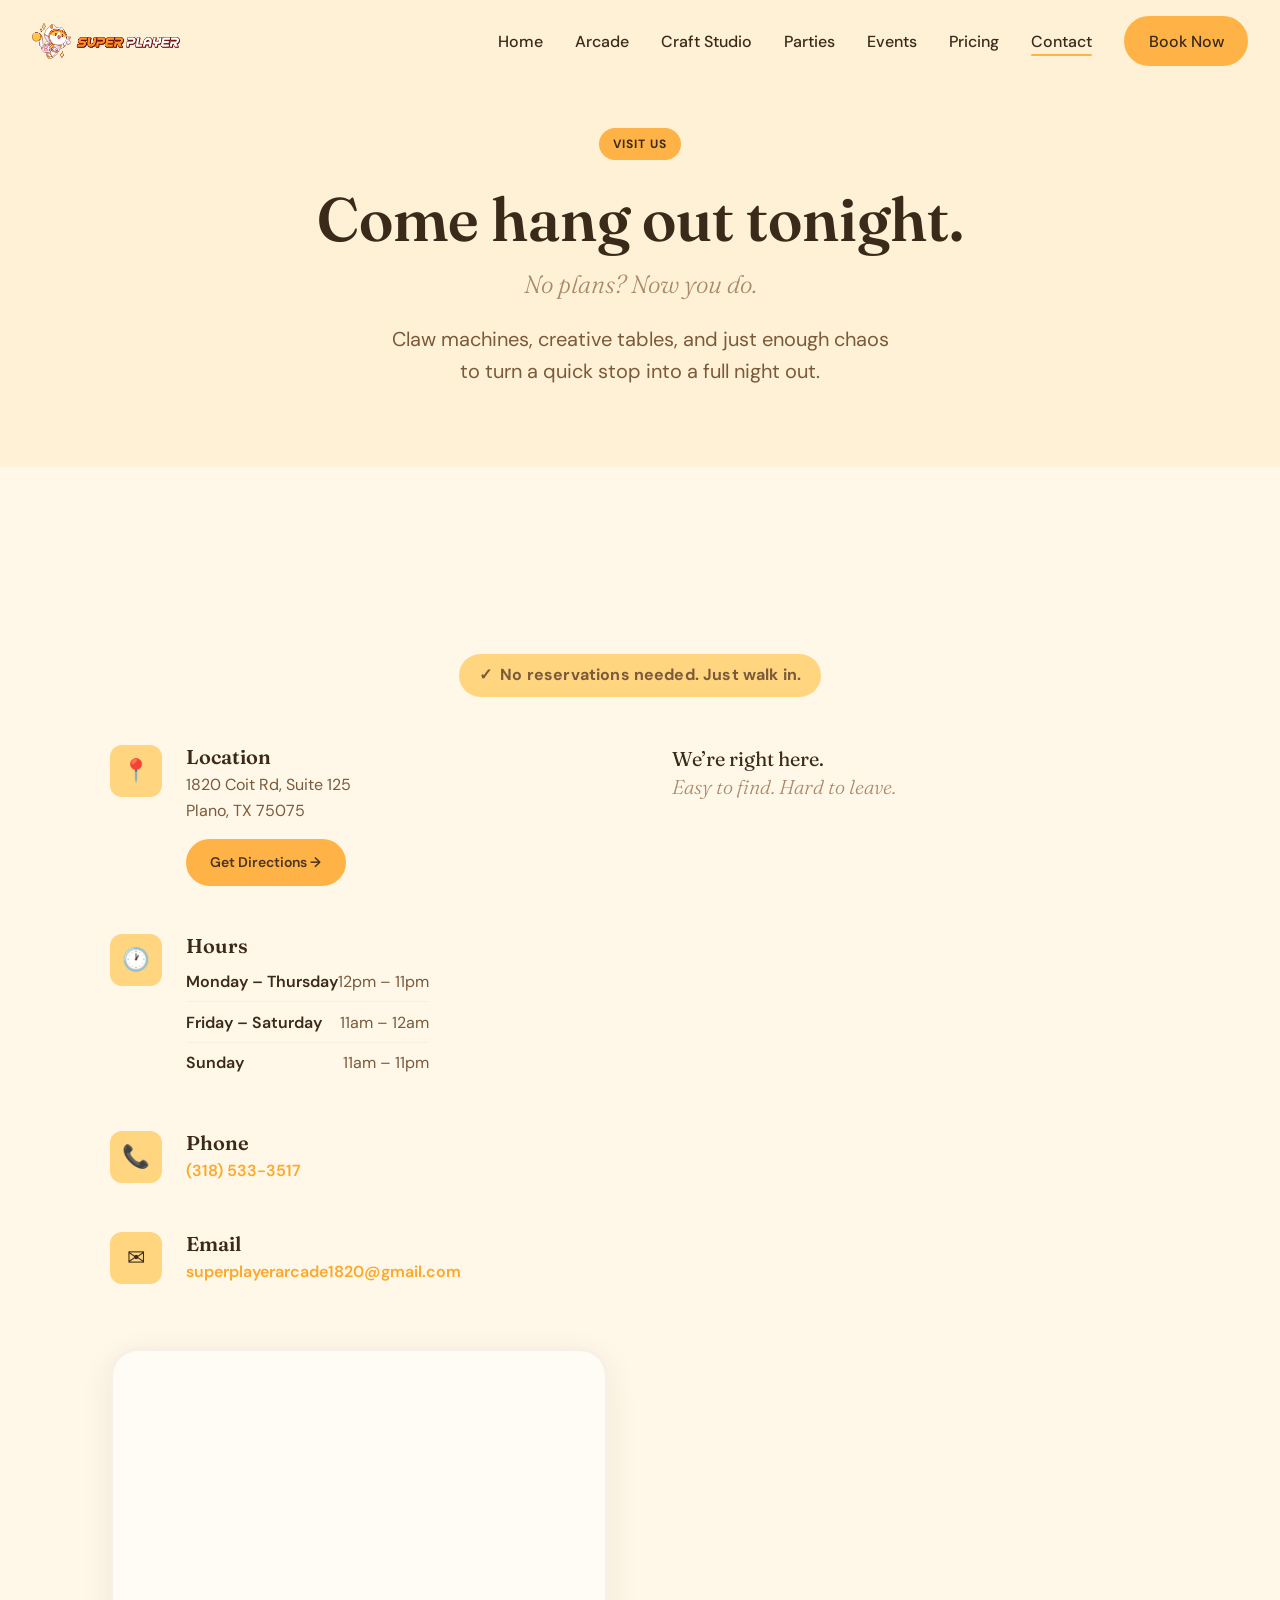
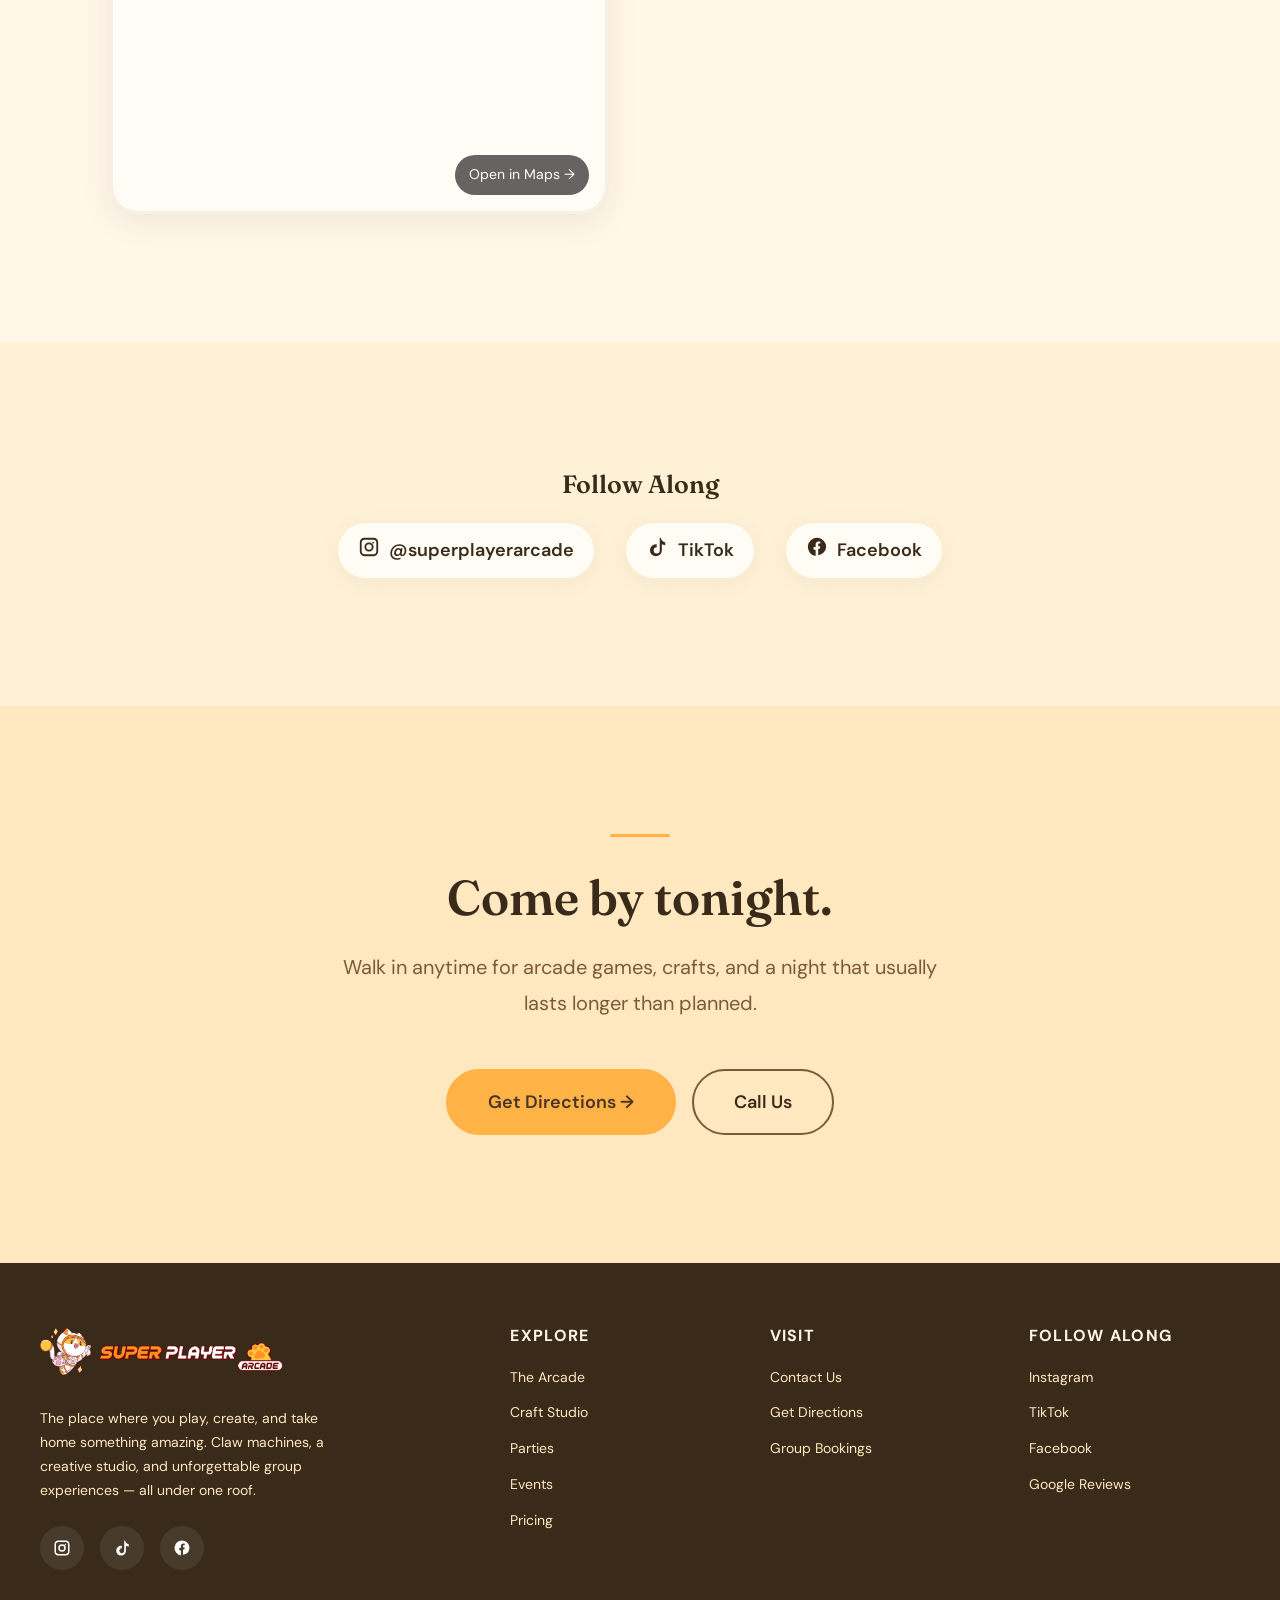
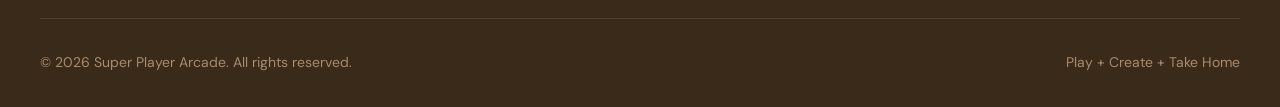
<file: contact.html>
<!DOCTYPE html>
<html lang="en">
<head>
  <meta charset="UTF-8">
  <meta name="viewport" content="width=device-width, initial-scale=1.0">
  <title>Contact Us &mdash; Super Player Arcade</title>
  <meta name="description" content="Visit Super Player Arcade — location, hours, phone, email, and directions. Walk-ins welcome. Bring friends, bring family, bring yourself.">

  <!-- Fonts -->
  <link rel="preconnect" href="https://fonts.googleapis.com">
  <link rel="preconnect" href="https://fonts.gstatic.com" crossorigin>
  <link href="https://fonts.googleapis.com/css2?family=Fraunces:ital,opsz,wght@0,9..144,300;0,9..144,400;0,9..144,600;0,9..144,700;1,9..144,400&family=DM+Sans:ital,wght@0,400;0,500;0,600;0,700;1,400&display=swap" rel="stylesheet">

  <!-- Styles -->
  <link rel="stylesheet" href="css/styles.css">
  <link rel="stylesheet" href="css/contact.css">
</head>
<body>

  <!-- ============================================================
       NAVBAR
       ============================================================ -->
  <nav class="navbar">
    <div class="navbar-inner">
      <a href="index.html" class="navbar-logo">
        <img src="images/logo/logo-navbar.png" alt="Super Player Logo" class="logo-img">
      </a>
      <ul class="navbar-links">
        <li><a href="index.html">Home</a></li>
        <li><a href="arcade.html">Arcade</a></li>
        <li><a href="studio.html">Craft Studio</a></li>
        <li><a href="parties.html">Parties</a></li>
        <li><a href="events.html">Events</a></li>
        <li><a href="pricing.html">Pricing</a></li>
        <li><a href="contact.html" class="active">Contact</a></li>
        <li><a href="parties.html#party-form" class="btn btn-primary btn-sm">Book Now</a></li>
      </ul>
      <button class="menu-toggle" aria-label="Open menu">
        <span></span><span></span><span></span>
      </button>
    </div>
  </nav>

  <!-- Mobile Menu -->
  <div class="mobile-menu">
    <button class="mobile-menu-close" aria-label="Close menu">&times;</button>
    <a href="index.html">Home</a>
    <a href="arcade.html">Arcade</a>
    <a href="studio.html">Craft Studio</a>
    <a href="parties.html">Parties</a>
    <a href="events.html">Events</a>
    <a href="pricing.html">Pricing</a>
    <a href="contact.html">Contact</a>
    <a href="parties.html#party-form" class="btn btn-primary" style="margin-top:1rem;">Book Now</a>
  </div>


  <!-- ============================================================
       SECTION 1 — HERO
       MODIFIED: headline, subheadline, added description
       ============================================================ -->
  <section class="contact-hero">
    <span class="badge" style="margin-bottom: 1.5rem;">Visit Us</span>
    <h1>Come hang out tonight.</h1>
    <p class="contact-hero-eyebrow">No plans? Now you do.</p>
    <p class="contact-hero-sub">Claw machines, creative tables, and just enough chaos to turn a quick stop into a full night out.</p>
  </section>


  <!-- Wave divider -->
  <div class="wave-divider">
    <svg viewBox="0 0 1440 60" xmlns="http://www.w3.org/2000/svg" preserveAspectRatio="none">
      <path d="M0,30 C360,60 720,0 1080,30 C1260,45 1380,20 1440,30 L1440,60 L0,60 Z" fill="#FFF7E8"/>
    </svg>
  </div>


  <!-- ============================================================
       SECTION 2 — LOCATION, HOURS, CONTACT + MAP
       ============================================================ -->
  <section class="section section-cream" id="info">
    <div class="container">

      <!-- MODIFIED: walk-in conversion badge + map tagline added -->
      <p class="contact-walkin-note fade-in">&#10003;&nbsp; No reservations needed. Just walk in.</p>

      <div class="contact-layout fade-in">

        <!-- LEFT: Details -->
        <div class="contact-details">

          <!-- Location -->
          <div class="contact-block">
            <div class="contact-block-icon">&#128205;</div>
            <div class="contact-block-text">
              <h3>Location</h3>
              <p>1820 Coit Rd, Suite 125<br>Plano, TX 75075</p>
              <a href="https://maps.app.goo.gl/hKzncqHVwgjjL14ZA" target="_blank" rel="noopener noreferrer" class="btn btn-primary btn-sm contact-directions-btn">Get Directions &rarr;</a>
            </div>
          </div>

          <!-- Hours -->
          <div class="contact-block">
            <div class="contact-block-icon">&#128336;</div>
            <div class="contact-block-text">
              <h3>Hours</h3>
              <ul class="hours-list">
                <li>
                  <span class="hours-day">Monday &ndash; Thursday</span>
                  <span class="hours-time">12pm &ndash; 11pm</span>
                </li>
                <li>
                  <span class="hours-day">Friday &ndash; Saturday</span>
                  <span class="hours-time">11am &ndash; 12am</span>
                </li>
                <li>
                  <span class="hours-day">Sunday</span>
                  <span class="hours-time">11am &ndash; 11pm</span>
                </li>
              </ul>
            </div>
          </div>

          <!-- Phone -->
          <div class="contact-block">
            <div class="contact-block-icon">&#128222;</div>
            <div class="contact-block-text">
              <h3>Phone</h3>
              <p><a href="tel:3185333517">(318) 533-3517</a></p>
            </div>
          </div>

          <!-- Email -->
          <div class="contact-block">
            <div class="contact-block-icon">&#9993;</div>
            <div class="contact-block-text">
              <h3>Email</h3>
              <p><a href="mailto:superplayerarcade1820@gmail.com">superplayerarcade1820@gmail.com</a></p>
            </div>
          </div>

        </div>

        <!-- RIGHT: Map — MODIFIED: emotional tagline added above frame -->
        <p class="contact-map-tagline">We&#8217;re right here.<br><em>Easy to find. Hard to leave.</em></p>
        <div class="contact-map-frame">
          <a href="https://maps.app.goo.gl/hKzncqHVwgjjL14ZA" target="_blank" rel="noopener noreferrer" class="map-card">
            <iframe
              src="https://www.google.com/maps?q=1820+Coit+Rd+Suite+125+Plano+TX+75075&output=embed"
              loading="lazy"
              referrerpolicy="no-referrer-when-downgrade"
              title="Super Player Arcade location"
            ></iframe>
            <div class="map-overlay">Open in Maps &rarr;</div>
          </a>
        </div>

      </div>

    </div>
  </section>


  <!-- ============================================================
       SECTION 3 — SOCIAL
       ============================================================ -->
  <section class="section section-alt" id="social">
    <div class="container">

      <div class="social-strip fade-in">
        <h3>Follow Along</h3>
        <div class="social-links">
          <a href="https://www.instagram.com/superplayerarcade" target="_blank" rel="noopener noreferrer" class="social-link">
            <span class="social-link-icon">
              <svg viewBox="0 0 24 24" fill="currentColor" width="22" height="22">
                <path d="M7 2C4.2 2 2 4.2 2 7v10c0 2.8 2.2 5 5 5h10c2.8 0 5-2.2 5-5V7c0-2.8-2.2-5-5-5H7zm10 2c1.7 0 3 1.3 3 3v10c0 1.7-1.3 3-3 3H7c-1.7 0-3-1.3-3-3V7c0-1.7 1.3-3 3-3h10zm-5 3a5 5 0 100 10 5 5 0 000-10zm0 2a3 3 0 110 6 3 3 0 010-6zm4.5-2.8a1 1 0 100 2 1 1 0 000-2z"/>
              </svg>
            </span>
            @superplayerarcade
          </a>
          <a href="https://www.tiktok.com/@superplayerarcade.us?_r=1&_t=ZT-95MCGL3fWwv" target="_blank" rel="noopener noreferrer" class="social-link">
            <span class="social-link-icon">
              <svg viewBox="0 0 24 24" fill="currentColor" width="22" height="22">
                <path d="M16 2c.5 2.5 2.5 4.5 5 5v3c-1.3 0-2.6-.3-3.7-.9v6.5a6.5 6.5 0 11-6.5-6.5c.3 0 .6 0 .9.1v3.2a3.3 3.3 0 103.3 3.3V2h1z"/>
              </svg>
            </span>
            TikTok
          </a>
          <a href="https://www.facebook.com/" target="_blank" rel="noopener noreferrer" class="social-link">
            <span class="social-link-icon">
              <svg viewBox="0 0 24 24" fill="currentColor" width="22" height="22">
                <path d="M22 12a10 10 0 10-11.5 9.9v-7h-2.2v-2.9h2.2V9.5c0-2.2 1.3-3.4 3.3-3.4.9 0 1.8.1 1.8.1v2h-1c-1 0-1.3.6-1.3 1.3v1.6h2.2l-.4 2.9h-1.8v7A10 10 0 0022 12z"/>
              </svg>
            </span>
            Facebook
          </a>
        </div>
      </div>

    </div>
  </section>


  <!-- ============================================================
       SECTION 4 — FINAL CTA
       ============================================================ -->
  <section class="section section-highlight" id="visit">
    <div class="container">

      <div class="contact-cta fade-in">
        <div class="accent-line" style="margin: 0 auto var(--space-xl);"></div>
        <h2>Come by tonight.</h2>
        <p>Walk in anytime for arcade games, crafts, and a night that usually lasts longer than planned.</p>
        <div class="contact-cta-buttons">
          <a href="https://maps.app.goo.gl/hKzncqHVwgjjL14ZA" target="_blank" rel="noopener noreferrer" class="btn btn-primary btn-lg">Get Directions &rarr;</a>
          <a href="tel:3185333517" class="btn btn-secondary btn-lg">Call Us</a>
        </div>
      </div>

    </div>
  </section>


  <!-- ============================================================
       FOOTER
       ============================================================ -->
  <footer class="footer">
    <div class="footer-grid">
      <div class="footer-brand">
        <a href="index.html" class="navbar-logo">
          <img src="images/logo/logo-full.png" alt="Super Player Logo" class="logo-img-footer">
        </a>
        <p>The place where you play, create, and take home something amazing. Claw machines, a creative studio, and unforgettable group experiences &mdash; all under one roof.</p>
        <div class="footer-social">
          <a href="https://www.instagram.com/superplayerarcade" target="_blank" rel="noopener noreferrer" aria-label="Instagram" class="social-icon">
            <svg viewBox="0 0 24 24" fill="currentColor" width="18" height="18">
              <path d="M7 2C4.2 2 2 4.2 2 7v10c0 2.8 2.2 5 5 5h10c2.8 0 5-2.2 5-5V7c0-2.8-2.2-5-5-5H7zm10 2c1.7 0 3 1.3 3 3v10c0 1.7-1.3 3-3 3H7c-1.7 0-3-1.3-3-3V7c0-1.7 1.3-3 3-3h10zm-5 3a5 5 0 100 10 5 5 0 000-10zm0 2a3 3 0 110 6 3 3 0 010-6zm4.5-2.8a1 1 0 100 2 1 1 0 000-2z"/>
            </svg>
          </a>
          <a href="https://www.tiktok.com/@superplayerarcade.us?_r=1&_t=ZT-95MCGL3fWwv" target="_blank" rel="noopener noreferrer" aria-label="TikTok" class="social-icon">
            <svg viewBox="0 0 24 24" fill="currentColor" width="18" height="18">
              <path d="M16 2c.5 2.5 2.5 4.5 5 5v3c-1.3 0-2.6-.3-3.7-.9v6.5a6.5 6.5 0 11-6.5-6.5c.3 0 .6 0 .9.1v3.2a3.3 3.3 0 103.3 3.3V2h1z"/>
            </svg>
          </a>
          <a href="https://www.facebook.com/" target="_blank" rel="noopener noreferrer" aria-label="Facebook" class="social-icon">
            <svg viewBox="0 0 24 24" fill="currentColor" width="18" height="18">
              <path d="M22 12a10 10 0 10-11.5 9.9v-7h-2.2v-2.9h2.2V9.5c0-2.2 1.3-3.4 3.3-3.4.9 0 1.8.1 1.8.1v2h-1c-1 0-1.3.6-1.3 1.3v1.6h2.2l-.4 2.9h-1.8v7A10 10 0 0022 12z"/>
            </svg>
          </a>
        </div>
      </div>
      <div class="footer-col">
        <h4>Explore</h4>
        <a href="arcade.html">The Arcade</a>
        <a href="studio.html">Craft Studio</a>
        <a href="parties.html">Parties</a>
        <a href="events.html">Events</a>
        <a href="pricing.html">Pricing</a>
      </div>
      <div class="footer-col">
        <h4>Visit</h4>
        <a href="contact.html">Contact Us</a>
        <a href="https://maps.app.goo.gl/hKzncqHVwgjjL14ZA" target="_blank" rel="noopener noreferrer">Get Directions</a>
        <a href="parties.html#party-form">Group Bookings</a>
      </div>
      <div class="footer-col">
        <h4>Follow Along</h4>
        <a href="https://www.instagram.com/superplayerarcade" target="_blank" rel="noopener noreferrer">Instagram</a>
        <a href="https://www.tiktok.com/@superplayerarcade.us?_r=1&_t=ZT-95MCGL3fWwv" target="_blank" rel="noopener noreferrer">TikTok</a>
        <a href="https://www.facebook.com/" target="_blank" rel="noopener noreferrer">Facebook</a>
        <a href="https://www.google.com/maps/search/Super+Player+Arcade" target="_blank" rel="noopener noreferrer">Google Reviews</a>
      </div>
    </div>
    <div class="footer-bottom">
      <span>&copy; 2026 Super Player Arcade. All rights reserved.</span>
      <span>Play + Create + Take Home</span>
    </div>
  </footer>


  <!-- Scripts -->
  <script src="js/main.js"></script>

</body>
</html>
</file>
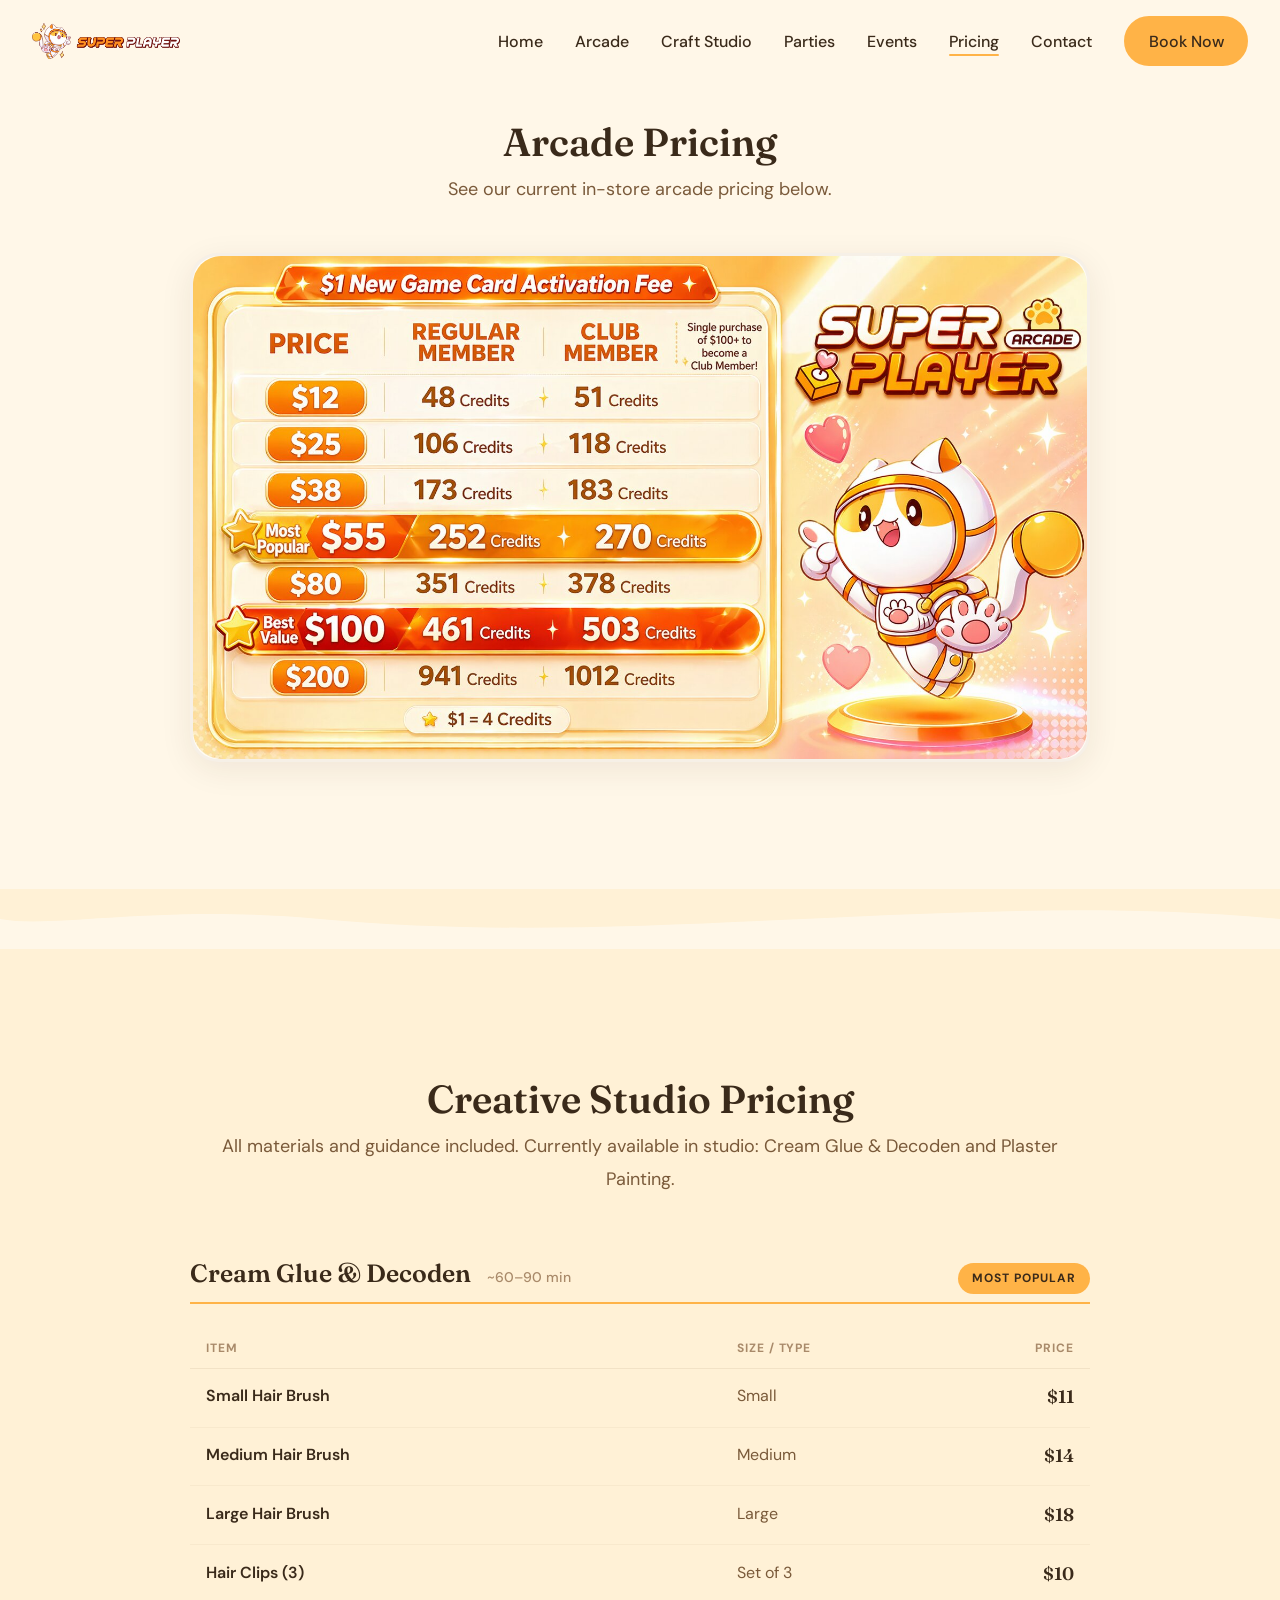
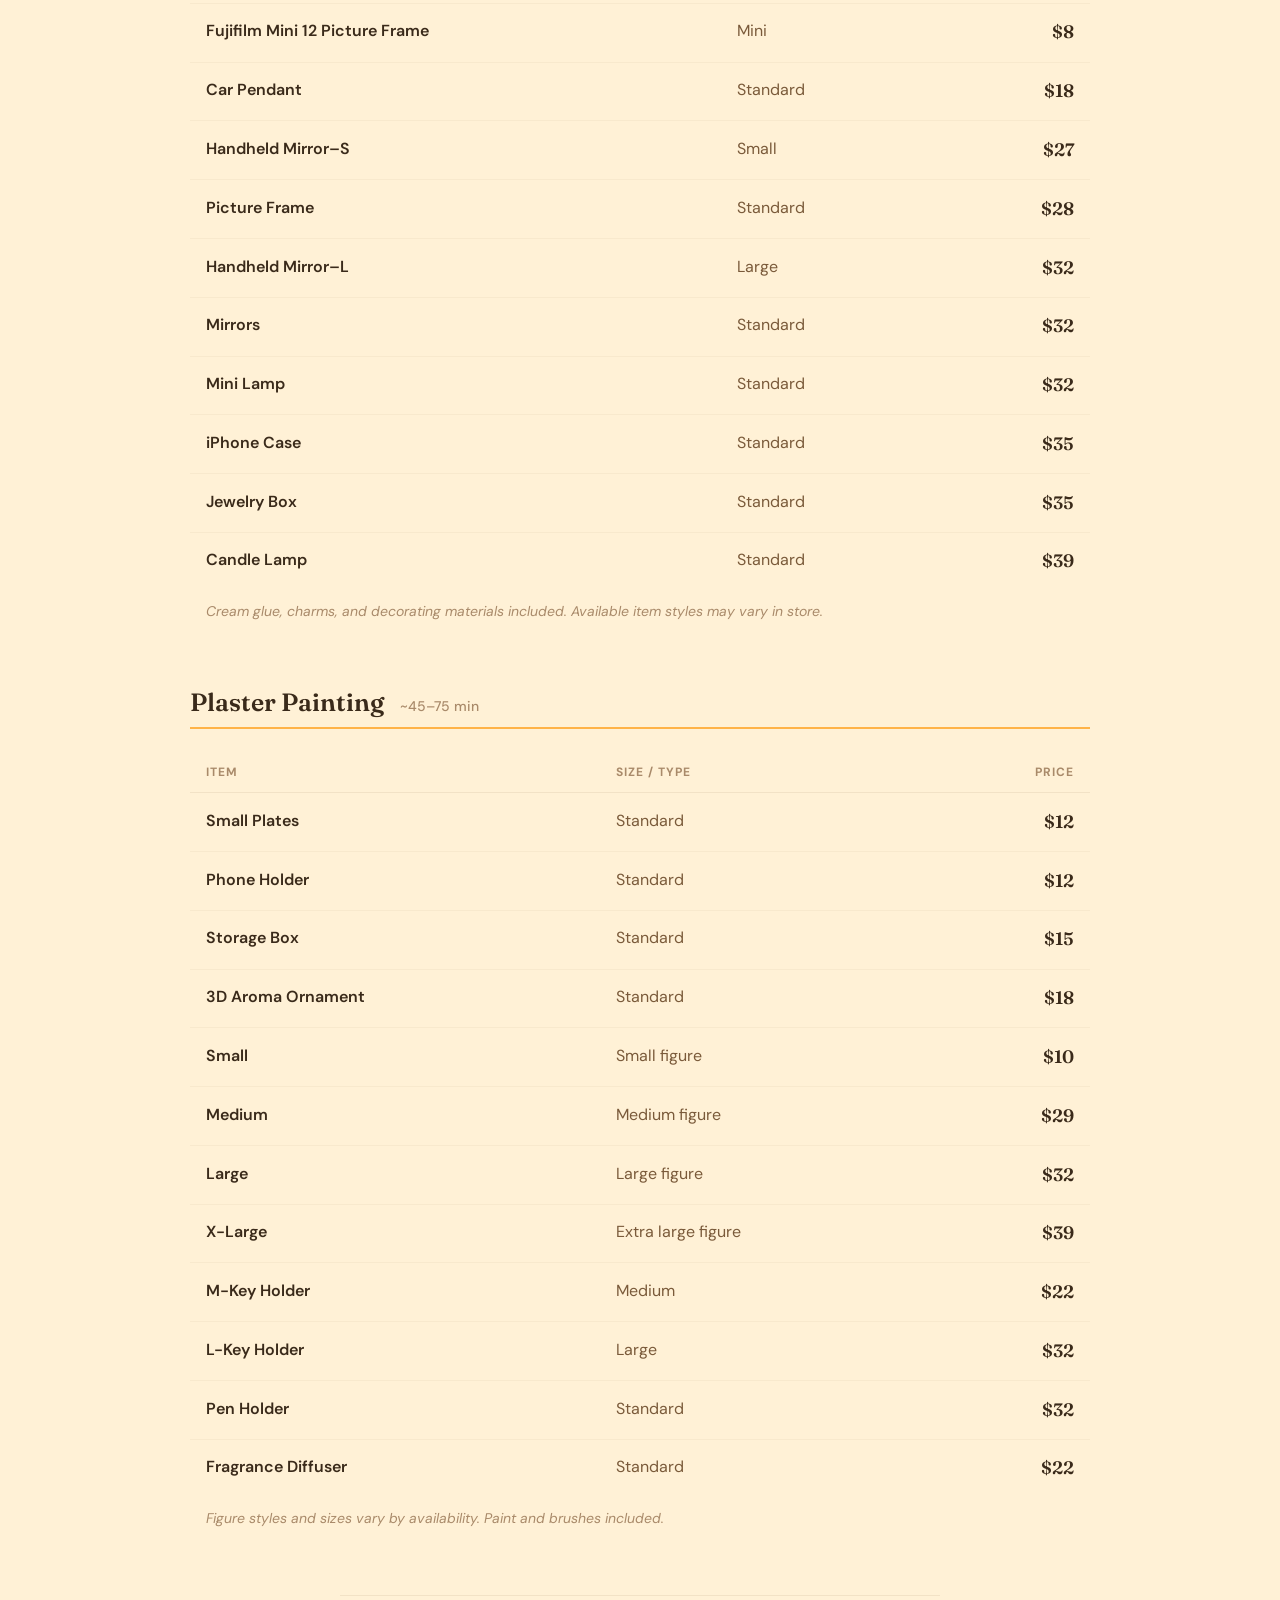
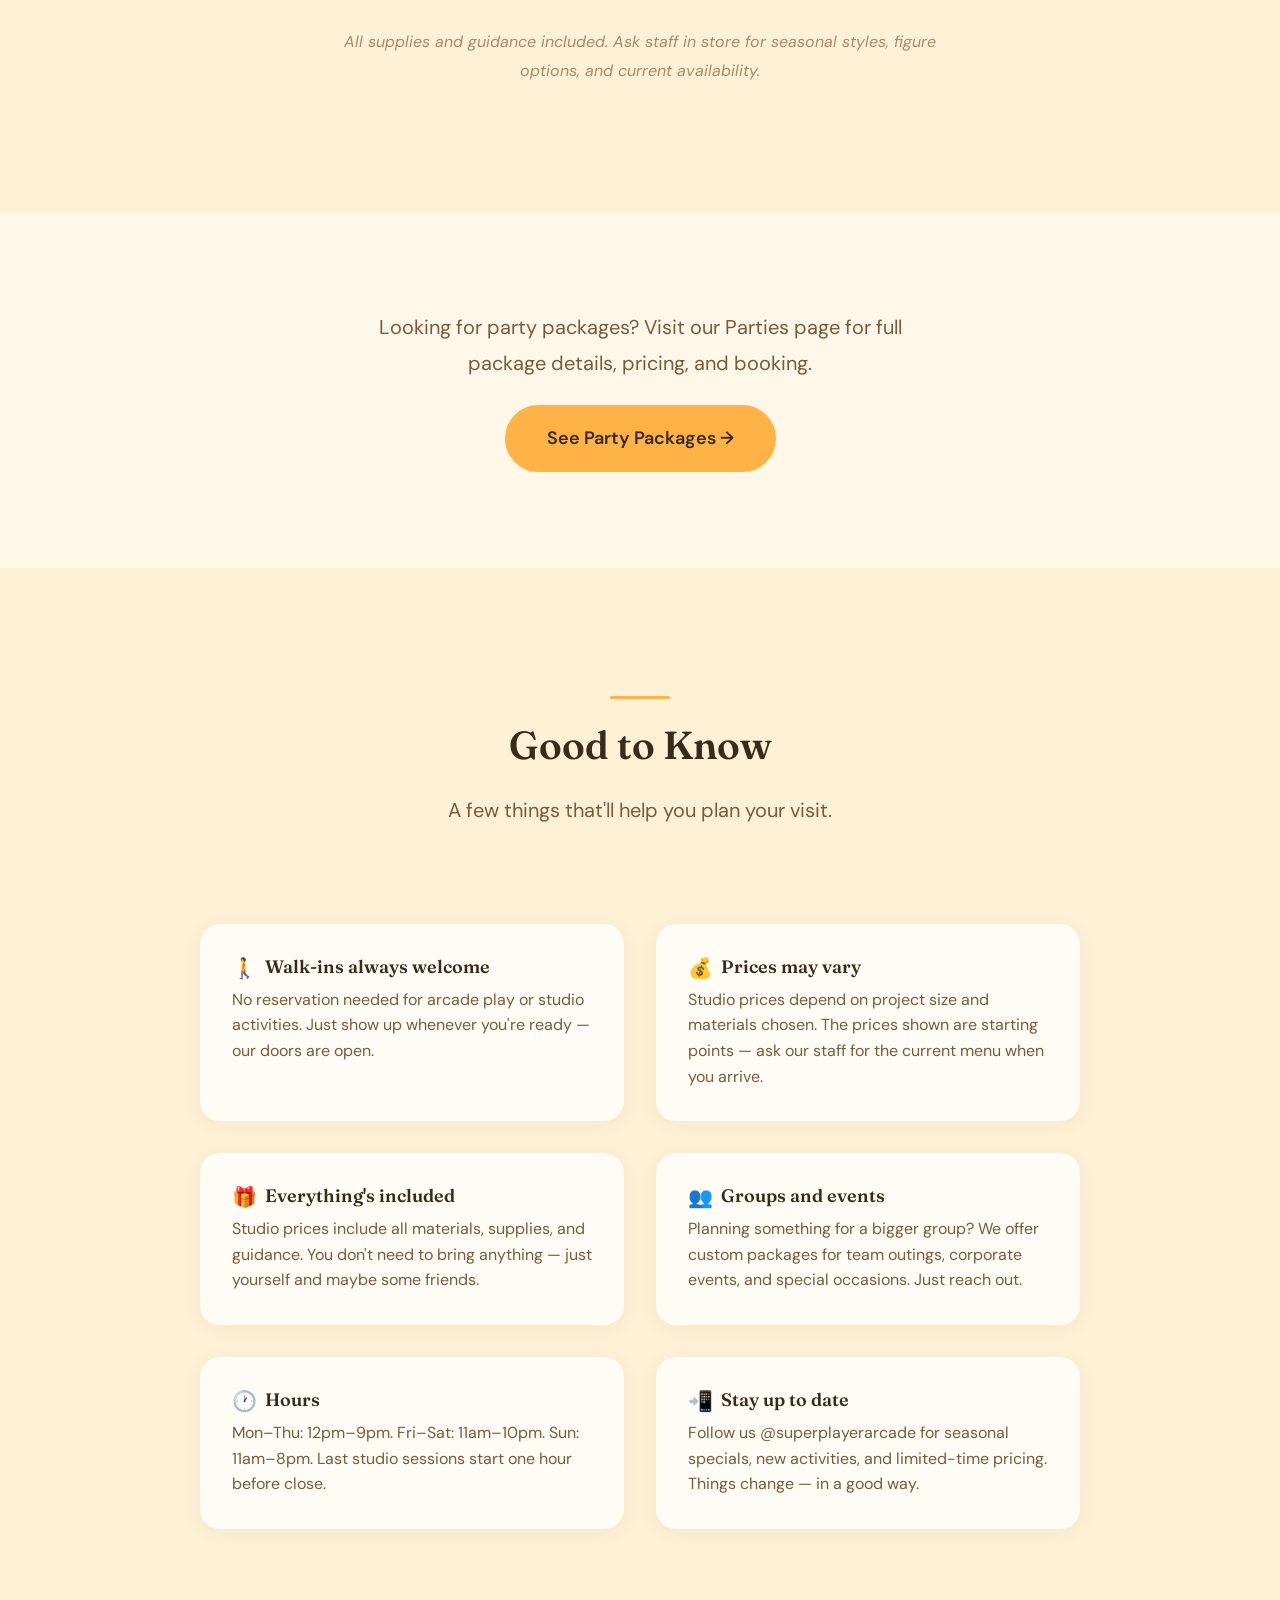
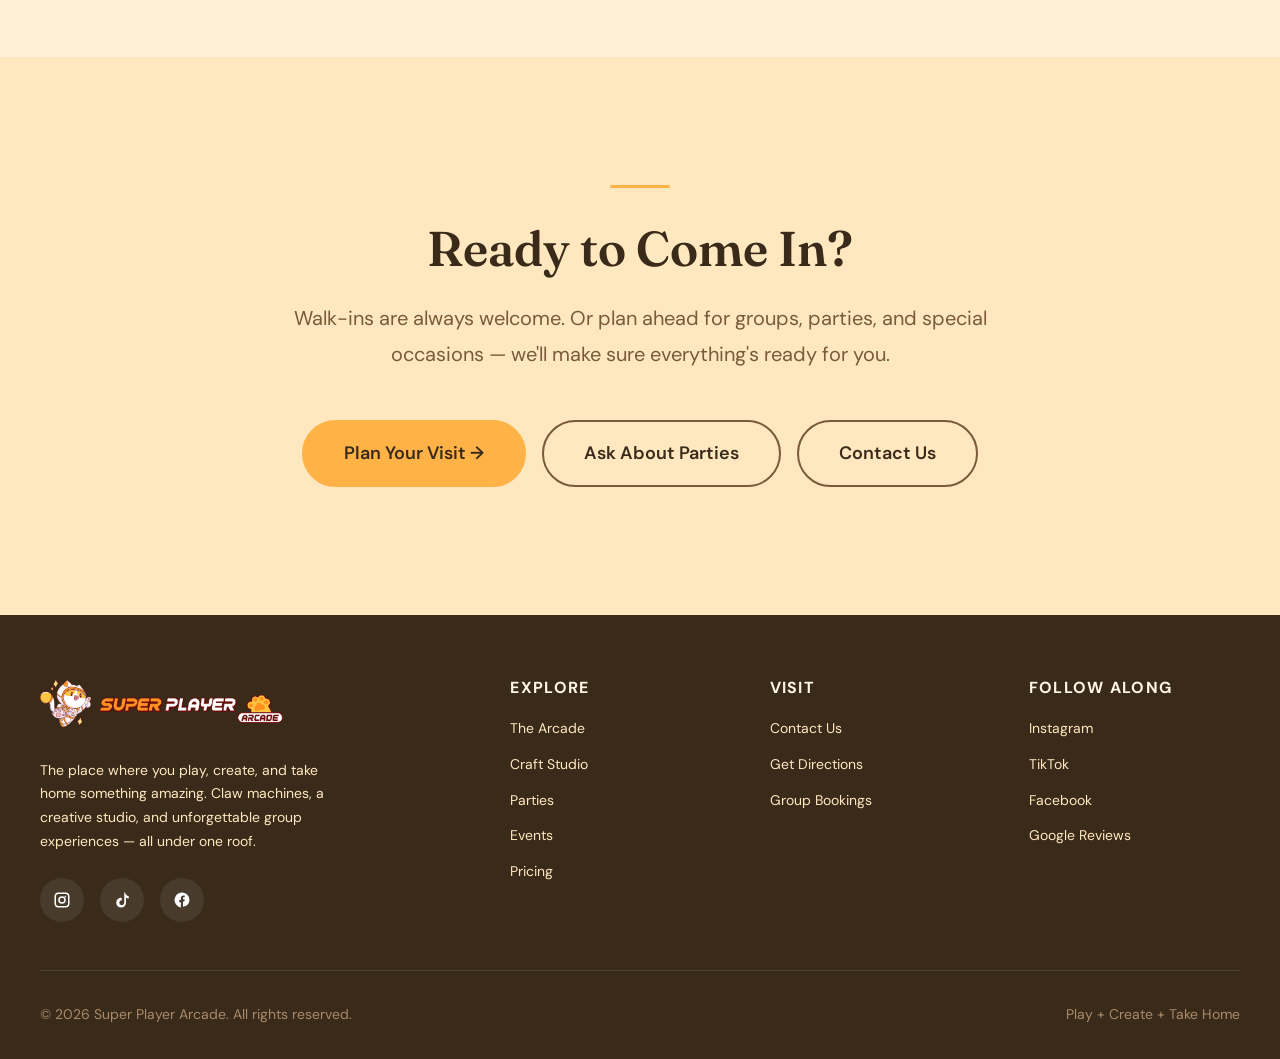
<file: pricing.html>
<!DOCTYPE html>
<html lang="en">
<head>
  <meta charset="UTF-8">
  <meta name="viewport" content="width=device-width, initial-scale=1.0">
  <title>Pricing &mdash; Super Player Arcade</title>
  <meta name="description" content="Simple, clear pricing for arcade play and creative studio activities at Super Player Arcade. Walk-ins welcome. No surprises.">

  <!-- Fonts -->
  <link rel="preconnect" href="https://fonts.googleapis.com">
  <link rel="preconnect" href="https://fonts.gstatic.com" crossorigin>
  <link href="https://fonts.googleapis.com/css2?family=Fraunces:ital,opsz,wght@0,9..144,300;0,9..144,400;0,9..144,600;0,9..144,700;1,9..144,400&family=DM+Sans:ital,wght@0,400;0,500;0,600;0,700;1,400&display=swap" rel="stylesheet">

  <!-- Styles -->
  <link rel="stylesheet" href="css/styles.css">
  <link rel="stylesheet" href="css/pricing.css">
</head>
<body>

  <!-- ============================================================
       NAVBAR
       ============================================================ -->
  <nav class="navbar">
    <div class="navbar-inner">
      <a href="index.html" class="navbar-logo">
        <img src="images/logo/logo-navbar.png" alt="Super Player Logo" class="logo-img">
      </a>
      <ul class="navbar-links">
        <li><a href="index.html">Home</a></li>
        <li><a href="arcade.html">Arcade</a></li>
        <li><a href="studio.html">Craft Studio</a></li>
        <li><a href="parties.html">Parties</a></li>
        <li><a href="events.html">Events</a></li>
        <li><a href="pricing.html" class="active">Pricing</a></li>
        <li><a href="contact.html">Contact</a></li>
        <li><a href="contact.html" class="btn btn-primary btn-sm">Book Now</a></li>
      </ul>
      <button class="menu-toggle" aria-label="Open menu">
        <span></span><span></span><span></span>
      </button>
    </div>
  </nav>

  <!-- Mobile Menu -->
  <div class="mobile-menu">
    <button class="mobile-menu-close" aria-label="Close menu">&times;</button>
    <a href="index.html">Home</a>
    <a href="arcade.html">Arcade</a>
    <a href="studio.html">Craft Studio</a>
    <a href="parties.html">Parties</a>
    <a href="events.html">Events</a>
    <a href="pricing.html">Pricing</a>
    <a href="contact.html">Contact</a>
    <a href="contact.html" class="btn btn-primary" style="margin-top:1rem;">Book Now</a>
  </div>


  <!-- ============================================================
       SECTION 1 — ARCADE PRICING (image display)
       ============================================================ -->
  <section class="section section-cream" id="arcade" style="padding-top: 120px;">
    <div class="container">

      <div class="arcade-image-section fade-in">
        <h2>Arcade Pricing</h2>
        <p class="arcade-image-intro">See our current in-store arcade pricing below.</p>

        <div class="arcade-image-frame">
          <img
            src="images/pricing/arcade-board.jpg"
            alt="Super Player Arcade pricing board"
            class="arcade-board-img"
          >
        </div>
      </div>

    </div>
  </section>


  <!-- Wave divider -->
  <div class="wave-divider flip">
    <svg viewBox="0 0 1440 60" xmlns="http://www.w3.org/2000/svg" preserveAspectRatio="none">
      <path d="M0,30 C360,60 720,0 1080,30 C1260,45 1380,20 1440,30 L1440,60 L0,60 Z" fill="#FFF1D6"/>
    </svg>
  </div>


  <!-- ============================================================
       SECTION 3 — CREATIVE STUDIO PRICING (service menu)
       ============================================================ -->
  <section class="section section-alt" id="studio">
    <div class="container">

      <div class="studio-menu fade-in">

        <div class="studio-menu-intro">
          <h2>Creative Studio Pricing</h2>
          <p>All materials and guidance included. Currently available in studio: Cream Glue &amp; Decoden and Plaster Painting.</p>
        </div>


        <!-- ---- CREAM GLUE & DECODEN ---- -->
        <div class="menu-activity fade-in" id="decoden">
          <div class="menu-activity-header">
            <h3>Cream Glue &amp; Decoden</h3>
            <span class="menu-time">~60&ndash;90 min</span>
            <span class="badge menu-badge">Most Popular</span>
          </div>
          <div class="menu-table-wrap">
            <table class="menu-table">
              <thead>
                <tr>
                  <th>Item</th>
                  <th>Size / Type</th>
                  <th>Price</th>
                </tr>
              </thead>
              <tbody>
                <tr>
                  <td class="item-name">Small Hair Brush</td>
                  <td class="item-detail">Small</td>
                  <td class="item-price">$11</td>
                </tr>
                <tr>
                  <td class="item-name">Medium Hair Brush</td>
                  <td class="item-detail">Medium</td>
                  <td class="item-price">$14</td>
                </tr>
                <tr>
                  <td class="item-name">Large Hair Brush</td>
                  <td class="item-detail">Large</td>
                  <td class="item-price">$18</td>
                </tr>
                <tr>
                  <td class="item-name">Hair Clips (3)</td>
                  <td class="item-detail">Set of 3</td>
                  <td class="item-price">$10</td>
                </tr>
                <tr>
                  <td class="item-name">Fujifilm Mini 12 Picture Frame</td>
                  <td class="item-detail">Mini</td>
                  <td class="item-price">$8</td>
                </tr>
                <tr>
                  <td class="item-name">Car Pendant</td>
                  <td class="item-detail">Standard</td>
                  <td class="item-price">$18</td>
                </tr>
                <tr>
                  <td class="item-name">Handheld Mirror&ndash;S</td>
                  <td class="item-detail">Small</td>
                  <td class="item-price">$27</td>
                </tr>
                <tr>
                  <td class="item-name">Picture Frame</td>
                  <td class="item-detail">Standard</td>
                  <td class="item-price">$28</td>
                </tr>
                <tr>
                  <td class="item-name">Handheld Mirror&ndash;L</td>
                  <td class="item-detail">Large</td>
                  <td class="item-price">$32</td>
                </tr>
                <tr>
                  <td class="item-name">Mirrors</td>
                  <td class="item-detail">Standard</td>
                  <td class="item-price">$32</td>
                </tr>
                <tr>
                  <td class="item-name">Mini Lamp</td>
                  <td class="item-detail">Standard</td>
                  <td class="item-price">$32</td>
                </tr>
                <tr>
                  <td class="item-name">iPhone Case</td>
                  <td class="item-detail">Standard</td>
                  <td class="item-price">$35</td>
                </tr>
                <tr>
                  <td class="item-name">Jewelry Box</td>
                  <td class="item-detail">Standard</td>
                  <td class="item-price">$35</td>
                </tr>
                <tr>
                  <td class="item-name">Candle Lamp</td>
                  <td class="item-detail">Standard</td>
                  <td class="item-price">$39</td>
                </tr>
              </tbody>
            </table>
          </div>
          <p class="menu-activity-note">Cream glue, charms, and decorating materials included. Available item styles may vary in store.</p>
        </div>


        <!-- ---- PLASTER PAINTING ---- -->
        <div class="menu-activity fade-in" id="plaster">
          <div class="menu-activity-header">
            <h3>Plaster Painting</h3>
            <span class="menu-time">~45&ndash;75 min</span>
          </div>
          <div class="menu-table-wrap">
            <table class="menu-table">
              <thead>
                <tr>
                  <th>Item</th>
                  <th>Size / Type</th>
                  <th>Price</th>
                </tr>
              </thead>
              <tbody>
                <tr>
                  <td class="item-name">Small Plates</td>
                  <td class="item-detail">Standard</td>
                  <td class="item-price">$12</td>
                </tr>
                <tr>
                  <td class="item-name">Phone Holder</td>
                  <td class="item-detail">Standard</td>
                  <td class="item-price">$12</td>
                </tr>
                <tr>
                  <td class="item-name">Storage Box</td>
                  <td class="item-detail">Standard</td>
                  <td class="item-price">$15</td>
                </tr>
                <tr>
                  <td class="item-name">3D Aroma Ornament</td>
                  <td class="item-detail">Standard</td>
                  <td class="item-price">$18</td>
                </tr>
                <tr>
                  <td class="item-name">Small</td>
                  <td class="item-detail">Small figure</td>
                  <td class="item-price">$10</td>
                </tr>
                <tr>
                  <td class="item-name">Medium</td>
                  <td class="item-detail">Medium figure</td>
                  <td class="item-price">$29</td>
                </tr>
                <tr>
                  <td class="item-name">Large</td>
                  <td class="item-detail">Large figure</td>
                  <td class="item-price">$32</td>
                </tr>
                <tr>
                  <td class="item-name">X-Large</td>
                  <td class="item-detail">Extra large figure</td>
                  <td class="item-price">$39</td>
                </tr>
                <tr>
                  <td class="item-name">M-Key Holder</td>
                  <td class="item-detail">Medium</td>
                  <td class="item-price">$22</td>
                </tr>
                <tr>
                  <td class="item-name">L-Key Holder</td>
                  <td class="item-detail">Large</td>
                  <td class="item-price">$32</td>
                </tr>
                <tr>
                  <td class="item-name">Pen Holder</td>
                  <td class="item-detail">Standard</td>
                  <td class="item-price">$32</td>
                </tr>
                <tr>
                  <td class="item-name">Fragrance Diffuser</td>
                  <td class="item-detail">Standard</td>
                  <td class="item-price">$22</td>
                </tr>
              </tbody>
            </table>
          </div>
          <p class="menu-activity-note">Figure styles and sizes vary by availability. Paint and brushes included.</p>
        </div>


        <p class="studio-menu-footnote fade-in">All supplies and guidance included. Ask staff in store for seasonal styles, figure options, and current availability.</p>

      </div>

    </div>
  </section>


  <!-- ============================================================
       PARTY PACKAGES — small CTA redirect
       ============================================================ -->
  <div class="pullquote-section section-cream">
    <div class="party-redirect fade-in">
      <p>Looking for party packages? Visit our Parties page for full package details, pricing, and booking.</p>
      <a href="parties.html" class="btn btn-primary btn-lg">See Party Packages &rarr;</a>
    </div>
  </div>


  <!-- ============================================================
       SECTION 4 — FAQ / GOOD TO KNOW
       ============================================================ -->
  <section class="section section-alt" id="faq">
    <div class="container">

      <div class="section-heading fade-in">
        <div class="accent-line"></div>
        <h2>Good to Know</h2>
        <p>A few things that'll help you plan your visit.</p>
      </div>

      <div class="faq-grid fade-in">

        <div class="faq-item">
          <h4><span class="faq-icon">&#128694;</span> Walk-ins always welcome</h4>
          <p>No reservation needed for arcade play or studio activities. Just show up whenever you're ready &mdash; our doors are open.</p>
        </div>

        <div class="faq-item">
          <h4><span class="faq-icon">&#128176;</span> Prices may vary</h4>
          <p>Studio prices depend on project size and materials chosen. The prices shown are starting points &mdash; ask our staff for the current menu when you arrive.</p>
        </div>

        <div class="faq-item">
          <h4><span class="faq-icon">&#127873;</span> Everything's included</h4>
          <p>Studio prices include all materials, supplies, and guidance. You don't need to bring anything &mdash; just yourself and maybe some friends.</p>
        </div>

        <div class="faq-item">
          <h4><span class="faq-icon">&#128101;</span> Groups and events</h4>
          <p>Planning something for a bigger group? We offer custom packages for team outings, corporate events, and special occasions. Just reach out.</p>
        </div>

        <div class="faq-item">
          <h4><span class="faq-icon">&#128336;</span> Hours</h4>
          <p>Mon&ndash;Thu: 12pm&ndash;9pm. Fri&ndash;Sat: 11am&ndash;10pm. Sun: 11am&ndash;8pm. Last studio sessions start one hour before close.</p>
        </div>

        <div class="faq-item">
          <h4><span class="faq-icon">&#128242;</span> Stay up to date</h4>
          <p>Follow us @superplayerarcade for seasonal specials, new activities, and limited-time pricing. Things change &mdash; in a good way.</p>
        </div>

      </div>

    </div>
  </section>


  <!-- ============================================================
       SECTION 5 — FINAL CTA
       ============================================================ -->
  <section class="section section-highlight" id="visit">
    <div class="container">

      <div class="pricing-cta fade-in">
        <div class="accent-line" style="margin: 0 auto var(--space-xl);"></div>
        <h2>Ready to Come In?</h2>
        <p>Walk-ins are always welcome. Or plan ahead for groups, parties, and special occasions &mdash; we'll make sure everything's ready for you.</p>
        <div class="pricing-cta-buttons">
          <a href="contact.html" class="btn btn-primary btn-lg">Plan Your Visit &rarr;</a>
          <a href="parties.html" class="btn btn-secondary btn-lg">Ask About Parties</a>
          <a href="contact.html" class="btn btn-secondary btn-lg">Contact Us</a>
        </div>
      </div>

    </div>
  </section>


  <!-- ============================================================
       FOOTER
       ============================================================ -->
  <footer class="footer">
    <div class="footer-grid">
      <div class="footer-brand">
        <a href="index.html" class="navbar-logo">
          <img src="images/logo/logo-full.png" alt="Super Player Logo" class="logo-img-footer">
        </a>
        <p>The place where you play, create, and take home something amazing. Claw machines, a creative studio, and unforgettable group experiences &mdash; all under one roof.</p>
        <div class="footer-social">
          <a href="https://www.instagram.com/superplayerarcade" target="_blank" rel="noopener noreferrer" class="social-icon" aria-label="Instagram">
            <svg viewBox="0 0 24 24" fill="currentColor">
              <path d="M7 2C4.2 2 2 4.2 2 7v10c0 2.8 2.2 5 5 5h10c2.8 0 5-2.2 5-5V7c0-2.8-2.2-5-5-5H7zm10 2c1.7 0 3 1.3 3 3v10c0 1.7-1.3 3-3 3H7c-1.7 0-3-1.3-3-3V7c0-1.7 1.3-3 3-3h10zm-5 3a5 5 0 100 10 5 5 0 000-10zm0 2a3 3 0 110 6 3 3 0 010-6zm4.5-2.8a1 1 0 100 2 1 1 0 000-2z"/>
            </svg>
          </a>
          <a href="https://www.tiktok.com/@superplayerarcade.us?_r=1&_t=ZT-95MCGL3fWwv" target="_blank" rel="noopener noreferrer" class="social-icon" aria-label="TikTok">
            <svg viewBox="0 0 24 24" fill="currentColor">
              <path d="M16 2c.5 2.5 2.5 4.5 5 5v3c-1.3 0-2.6-.3-3.7-.9v6.5a6.5 6.5 0 11-6.5-6.5c.3 0 .6 0 .9.1v3.2a3.3 3.3 0 103.3 3.3V2h1z"/>
            </svg>
          </a>
          <a href="https://www.facebook.com/" target="_blank" rel="noopener noreferrer" class="social-icon" aria-label="Facebook">
            <svg viewBox="0 0 24 24" fill="currentColor">
              <path d="M22 12a10 10 0 10-11.5 9.9v-7h-2.2v-2.9h2.2V9.5c0-2.2 1.3-3.4 3.3-3.4.9 0 1.8.1 1.8.1v2h-1c-1 0-1.3.6-1.3 1.3v1.6h2.2l-.4 2.9h-1.8v7A10 10 0 0022 12z"/>
            </svg>
          </a>
        </div>
      </div>
      <div class="footer-col">
        <h4>Explore</h4>
        <a href="arcade.html">The Arcade</a>
        <a href="studio.html">Craft Studio</a>
        <a href="parties.html">Parties</a>
        <a href="events.html">Events</a>
        <a href="pricing.html">Pricing</a>
      </div>
      <div class="footer-col">
        <h4>Visit</h4>
        <a href="contact.html">Contact Us</a>
        <a href="https://maps.app.goo.gl/xTA9xkn9weNh989LA" target="_blank" rel="noopener noreferrer">Get Directions</a>
        <a href="parties.html#party-form">Group Bookings</a>
      </div>
      <div class="footer-col">
        <h4>Follow Along</h4>
        <a href="https://www.instagram.com/superplayerarcade" target="_blank" rel="noopener noreferrer">Instagram</a>
        <a href="https://www.tiktok.com/@superplayerarcade.us?_r=1&_t=ZT-95MCGL3fWwv" target="_blank" rel="noopener noreferrer">TikTok</a>
        <a href="https://www.facebook.com/" target="_blank" rel="noopener noreferrer">Facebook</a>
        <a href="https://maps.app.goo.gl/xTA9xkn9weNh989LA" target="_blank" rel="noopener noreferrer">Google Reviews</a>
      </div>
    </div>
    <div class="footer-bottom">
      <span>&copy; 2026 Super Player Arcade. All rights reserved.</span>
      <span>Play + Create + Take Home</span>
    </div>
  </footer>


  <!-- Scripts -->
  <script src="js/main.js"></script>

</body>
</html>
</file>
<file: css/styles.css>
/* ============================================================
   SUPER PLAYER ARCADE — Design System & Global Styles v2
   ============================================================
   Light-first. Bright. Warm. Dessert-café aesthetic.
   Never dark, never neon. Always Instagrammable.
   ============================================================ */

/* --- DESIGN TOKENS (CSS Custom Properties) --- */
:root {
  /* Core Palette — BRIGHTER, creamier, more vibrant */
  --cream-light:   #FFF7E8;   /* Main background — bright warm cream */
  --cream:         #FFF1D6;   /* Secondary background */
  --cream-warm:    #FFE8BF;   /* Accent surface / highlights */
  --orange-accent: #FFB347;   /* Primary accent — warm, poppy */
  --orange-deep:   #FFA726;   /* Hover state */
  --orange-light:  #FFD580;   /* Light accent — badges, soft highlights */
  --brown-dark:    #3A2A1A;   /* Primary text — softer than before */
  --brown-medium:  #7A5A3A;   /* Secondary text */
  --brown-light:   #A98A6A;   /* Muted text */
  --warm-white:    #FFFCF5;   /* Card surfaces — near-white with warmth */

  /* Semantic Tokens */
  --bg-primary:    var(--cream-light);
  --bg-alt:        var(--cream);
  --bg-highlight:  var(--cream-warm);
  --bg-card:       var(--warm-white);
  --text-primary:  var(--brown-dark);
  --text-secondary:var(--brown-medium);
  --text-light:    var(--brown-light);
  --accent:        var(--orange-accent);
  --accent-hover:  var(--orange-deep);
  --accent-soft:   var(--orange-light);

  /* Typography Scale (1.25 ratio — Major Third) */
  --text-xs:   0.75rem;    /* 12px */
  --text-sm:   0.875rem;   /* 14px */
  --text-base: 1rem;       /* 16px */
  --text-lg:   1.125rem;   /* 18px */
  --text-xl:   1.25rem;    /* 20px */
  --text-2xl:  1.563rem;   /* 25px */
  --text-3xl:  1.953rem;   /* 31px */
  --text-4xl:  2.441rem;   /* 39px */
  --text-5xl:  3.052rem;   /* 49px */
  --text-6xl:  3.815rem;   /* 61px */
  --text-7xl:  4.768rem;   /* 76px — for hero emphasis */

  /* Spacing */
  --space-xs:  0.25rem;
  --space-sm:  0.5rem;
  --space-md:  1rem;
  --space-lg:  1.5rem;
  --space-xl:  2rem;
  --space-2xl: 3rem;
  --space-3xl: 4rem;
  --space-4xl: 6rem;
  --space-5xl: 8rem;     /* extra breathing room */

  /* Radii */
  --radius-sm:  8px;
  --radius-md:  12px;
  --radius-lg:  20px;
  --radius-xl:  28px;
  --radius-pill: 9999px;

  /* Shadows — lighter, more airy */
  --shadow-soft:   0 4px 24px rgba(58, 42, 26, 0.05);
  --shadow-medium: 0 8px 32px rgba(58, 42, 26, 0.08);
  --shadow-lift:   0 16px 48px rgba(58, 42, 26, 0.12);
  --shadow-glow:   0 0 40px rgba(255, 179, 71, 0.15);

  /* Transitions */
  --transition-fast: 0.2s ease;
  --transition-base: 0.3s ease;
  --transition-slow: 0.5s ease;
}


/* --- RESET & BASE --- */
*, *::before, *::after {
  margin: 0;
  padding: 0;
  box-sizing: border-box;
}

html {
  font-size: 16px;
  scroll-behavior: smooth;
  -webkit-font-smoothing: antialiased;
  -moz-osx-font-smoothing: grayscale;
}

body {
  font-family: 'DM Sans', sans-serif;
  background-color: var(--bg-primary);
  color: var(--text-primary);
  line-height: 1.7;
  overflow-x: hidden;
}


/* --- TYPOGRAPHY --- */
h1, h2, h3, h4, h5, h6 {
  font-family: 'Fraunces', serif;
  font-weight: 600;
  line-height: 1.15;
  color: var(--text-primary);
}

h1 { font-size: var(--text-6xl); }
h2 { font-size: var(--text-4xl); }
h3 { font-size: var(--text-3xl); }
h4 { font-size: var(--text-2xl); }

p {
  font-size: var(--text-lg);
  color: var(--text-secondary);
  line-height: 1.8;
}

.text-accent {
  color: var(--accent);
}

/* Large display text for visual rhythm breaks */
.display-text {
  font-family: 'Fraunces', serif;
  font-size: var(--text-5xl);
  font-weight: 300;
  font-style: italic;
  color: var(--brown-light);
  text-align: center;
  line-height: 1.3;
  padding: 2rem 0;
}


/* --- BUTTONS --- */
.btn {
  display: inline-flex;
  align-items: center;
  gap: 0.5rem;
  font-family: 'DM Sans', sans-serif;
  font-weight: 600;
  font-size: var(--text-base);
  padding: 0.85rem 2rem;
  border-radius: var(--radius-pill);
  border: 2px solid transparent;
  cursor: pointer;
  transition: all var(--transition-base);
  text-decoration: none;
  white-space: nowrap;
}

.btn-primary {
  background: var(--accent);
  color: var(--brown-dark);
  border-color: var(--accent);
}
.btn-primary:hover {
  background: var(--accent-hover);
  border-color: var(--accent-hover);
  transform: translateY(-2px);
  box-shadow: var(--shadow-medium), var(--shadow-glow);
}

.btn-secondary {
  background: transparent;
  color: var(--brown-dark);
  border-color: var(--brown-medium);
}
.btn-secondary:hover {
  background: var(--brown-dark);
  color: var(--warm-white);
  border-color: var(--brown-dark);
  transform: translateY(-2px);
}

.btn-light {
  background: rgba(255,255,255,0.22);
  color: var(--warm-white);
  border-color: rgba(255,255,255,0.45);
  backdrop-filter: blur(6px);
}
.btn-light:hover {
  background: rgba(255,255,255,0.38);
  border-color: rgba(255,255,255,0.65);
  transform: translateY(-2px);
  box-shadow: 0 8px 24px rgba(0,0,0,0.1);
}

.btn-warm {
  background: var(--warm-white);
  color: var(--brown-dark);
  border-color: var(--warm-white);
}
.btn-warm:hover {
  background: var(--cream-light);
  transform: translateY(-2px);
  box-shadow: var(--shadow-medium);
}

.btn-sm {
  padding: 0.6rem 1.4rem;
  font-size: var(--text-sm);
}

.btn-lg {
  padding: 1rem 2.5rem;
  font-size: var(--text-lg);
}


/* --- SECTION LAYOUT --- */
.section {
  padding: var(--space-5xl) var(--space-xl);
  position: relative;
}

.section-compact {
  padding: var(--space-3xl) var(--space-xl);
}

.section-cream {
  background-color: var(--bg-primary);
}

.section-alt {
  background-color: var(--bg-alt);
}

.section-highlight {
  background-color: var(--bg-highlight);
}

.container {
  max-width: 1200px;
  margin: 0 auto;
  width: 100%;
}

.container-wide {
  max-width: 1400px;
  margin: 0 auto;
  width: 100%;
}

.container-narrow {
  max-width: 800px;
  margin: 0 auto;
  width: 100%;
}


/* --- SECTION HEADINGS --- */
.section-heading {
  text-align: center;
  margin-bottom: var(--space-4xl);
}

.section-heading h2 {
  margin-bottom: var(--space-lg);
}

.section-heading p {
  max-width: 620px;
  margin: 0 auto;
  font-size: var(--text-xl);
}

/* Larger section heading variant for emphasis */
.section-heading-large h2 {
  font-size: var(--text-5xl);
}


/* --- CARDS --- */
.card {
  background: var(--bg-card);
  border-radius: var(--radius-lg);
  overflow: hidden;
  box-shadow: var(--shadow-soft);
  transition: all var(--transition-base);
}

.card:hover {
  transform: translateY(-4px);
  box-shadow: var(--shadow-lift);
}

.card-image {
  width: 100%;
  height: 240px;
  object-fit: cover;
}

.card-body {
  padding: var(--space-lg);
}


/* --- BADGE --- */
.badge {
  display: inline-block;
  font-family: 'DM Sans', sans-serif;
  font-size: var(--text-xs);
  font-weight: 700;
  text-transform: uppercase;
  letter-spacing: 0.08em;
  padding: 0.35rem 0.9rem;
  border-radius: var(--radius-pill);
  background: var(--accent);
  color: var(--brown-dark);
}

.badge-soft {
  background: var(--accent-soft);
  color: var(--brown-dark);
}

.badge-outline {
  background: transparent;
  border: 1.5px solid var(--brown-light);
  color: var(--brown-medium);
}


/* --- WAVE DIVIDER --- */
.wave-divider {
  position: relative;
  width: 100%;
  overflow: hidden;
  line-height: 0;
  margin-top: -1px;
}

.wave-divider svg {
  display: block;
  width: 100%;
  height: 60px;
}

.wave-divider.flip {
  transform: rotate(180deg);
}


/* --- NAVBAR --- */
.navbar {
  position: fixed;
  top: 0;
  left: 0;
  right: 0;
  z-index: 1000;
  padding: 1rem 2rem;
  transition: all var(--transition-base);
  background: transparent;
}

.navbar.scrolled {
  background: rgba(255, 247, 232, 0.92);
  backdrop-filter: blur(12px);
  box-shadow: var(--shadow-soft);
  padding: 0.75rem 2rem;
}

.navbar-inner {
  max-width: 1400px;
  margin: 0 auto;
  display: flex;
  align-items: center;
  justify-content: space-between;
}

.navbar-logo {
  font-family: 'Fraunces', serif;
  font-size: var(--text-2xl);
  font-weight: 700;
  color: var(--brown-dark);
  text-decoration: none;
  display: flex;
  align-items: center;
  gap: 0.5rem;
}

.navbar-logo .logo-icon {
  font-size: 1.6rem;
}

/* --- LOGO IMAGE (replaces emoji + text when image is provided) --- */
.logo-img {
  height: 36px;
  width: auto;
  display: block;
  transition: transform 0.2s ease;
}

.navbar-logo:hover .logo-img {
  transform: scale(1.05);
}

.logo-img-footer {
  height: 48px;
  width: auto;
  display: block;
  margin-bottom: 1rem;
}

.navbar-links {
  display: flex;
  align-items: center;
  gap: 2rem;
  list-style: none;
}

.navbar-links a {
  font-family: 'DM Sans', sans-serif;
  font-size: var(--text-base);
  font-weight: 500;
  color: var(--brown-dark);
  text-decoration: none;
  transition: color var(--transition-fast);
  position: relative;
}

.navbar-links a::after {
  content: '';
  position: absolute;
  bottom: -4px;
  left: 0;
  width: 0;
  height: 2px;
  background: var(--accent);
  transition: width var(--transition-base);
  border-radius: 1px;
}

.navbar-links a:hover::after,
.navbar-links a.active::after {
  width: 100%;
}

.navbar-links a:hover {
  color: var(--brown-dark);
}

/* Mobile menu toggle */
.menu-toggle {
  display: none;
  background: none;
  border: none;
  cursor: pointer;
  padding: 0.5rem;
}

.menu-toggle span {
  display: block;
  width: 24px;
  height: 2px;
  background: var(--brown-dark);
  margin: 6px 0;
  transition: all var(--transition-base);
  border-radius: 2px;
}

/* Mobile Menu Overlay */
.mobile-menu {
  display: none;
  position: fixed;
  inset: 0;
  background: var(--cream-light);
  z-index: 999;
  flex-direction: column;
  align-items: center;
  justify-content: center;
  gap: 2rem;
  opacity: 0;
  transition: opacity var(--transition-base);
}

.mobile-menu.open {
  display: flex;
  opacity: 1;
}

.mobile-menu a {
  font-family: 'Fraunces', serif;
  font-size: var(--text-3xl);
  color: var(--brown-dark);
  text-decoration: none;
  transition: color var(--transition-fast);
}

.mobile-menu a:hover {
  color: var(--accent-hover);
}

.mobile-menu-close {
  position: absolute;
  top: 1.5rem;
  right: 2rem;
  background: none;
  border: none;
  font-size: 2rem;
  color: var(--brown-dark);
  cursor: pointer;
}


/* --- HERO SPLIT (50/50) — VIDEO BACKGROUNDS --- */
.hero-split {
  display: grid;
  grid-template-columns: 1fr 1fr;
  min-height: 100vh;
  width: 100%;
  position: relative;
}

.hero-half {
  position: relative;
  display: flex;
  flex-direction: column;
  justify-content: center;
  align-items: center;
  padding: 5rem 3rem;
  text-align: center;
  overflow: hidden;
  min-height: 50vh;
}

/* Video background element */
.hero-video {
  position: absolute;
  inset: 0;
  width: 100%;
  height: 100%;
  object-fit: cover;
  z-index: 0;
}

/* Soft gradient overlay for text readability */
.hero-overlay {
  position: absolute;
  inset: 0;
  z-index: 1;
  pointer-events: none;
}

.hero-arcade .hero-overlay {
  background:
    linear-gradient(
      180deg,
      rgba(58, 42, 26, 0.25) 0%,
      rgba(58, 42, 26, 0.15) 30%,
      rgba(58, 42, 26, 0.40) 70%,
      rgba(58, 42, 26, 0.55) 100%
    ),
    linear-gradient(
      90deg,
      rgba(58, 42, 26, 0.10) 0%,
      transparent 50%,
      rgba(58, 42, 26, 0.15) 100%
    );
}

.hero-studio .hero-overlay {
  background:
    linear-gradient(
      180deg,
      rgba(58, 42, 26, 0.22) 0%,
      rgba(58, 42, 26, 0.12) 30%,
      rgba(58, 42, 26, 0.35) 70%,
      rgba(58, 42, 26, 0.50) 100%
    ),
    linear-gradient(
      270deg,
      rgba(58, 42, 26, 0.10) 0%,
      transparent 50%,
      rgba(58, 42, 26, 0.15) 100%
    );
}

/* Fallback colored background if video doesn't load */
.hero-arcade {
  background: linear-gradient(135deg, #D4A050 0%, #FFB347 100%);
}

.hero-studio {
  background: linear-gradient(225deg, #C4956A 0%, #FFD580 100%);
}

/* Legacy placeholder support */
.hero-bg {
  position: absolute;
  inset: 0;
  width: 100%;
  height: 100%;
  object-fit: cover;
  z-index: 0;
}

.hero-content {
  position: absolute;
  top: 50%;
  left: 50%;
  transform: translate(-50%, -50%);
  z-index: 3;
  max-width: 460px;
  width: calc(100% - 6rem);  /* respect the 3rem side padding on each hero half */
}

.hero-content .badge {
  margin-bottom: 1.5rem;
  background: rgba(255, 179, 71, 0.92);
  color: var(--brown-dark);
  font-size: var(--text-sm);
  padding: 0.4rem 1.1rem;
  backdrop-filter: blur(4px);
}

.hero-content h1 {
  color: var(--warm-white);
  font-size: var(--text-5xl);
  margin-bottom: 1.25rem;
  text-shadow: 0 2px 30px rgba(58, 42, 26, 0.3);
  line-height: 1.1;
}

.hero-content .hero-subline {
  color: rgba(255, 252, 245, 0.95);
  font-size: var(--text-xl);
  margin-bottom: 2.5rem;
  line-height: 1.6;
  font-weight: 400;
  text-shadow: 0 1px 12px rgba(58, 42, 26, 0.15);
}

/* Center divider badge — PROMINENT */
.hero-center-badge {
  position: absolute;
  top: 50%;
  left: 50%;
  transform: translate(-50%, -50%);
  z-index: 20;
  background: var(--warm-white);
  border-radius: 50%;
  width: 120px;
  height: 120px;
  display: flex;
  align-items: center;
  justify-content: center;
  box-shadow:
    0 0 0 6px rgba(255, 179, 71, 0.35),
    0 0 0 14px rgba(255, 179, 71, 0.12),
    var(--shadow-lift),
    0 0 60px rgba(255, 179, 71, 0.25);
  text-align: center;
  animation: badge-pulse 3s ease-in-out infinite;
}

@keyframes badge-pulse {
  0%, 100% {
    box-shadow:
      0 0 0 6px rgba(255, 179, 71, 0.35),
      0 0 0 14px rgba(255, 179, 71, 0.12),
      var(--shadow-lift),
      0 0 60px rgba(255, 179, 71, 0.25);
  }
  50% {
    box-shadow:
      0 0 0 8px rgba(255, 179, 71, 0.45),
      0 0 0 18px rgba(255, 179, 71, 0.18),
      var(--shadow-lift),
      0 0 80px rgba(255, 179, 71, 0.35);
  }
}

.hero-center-badge span {
  font-family: 'Fraunces', serif;
  font-size: 0.8rem;
  font-weight: 700;
  color: var(--brown-dark);
  line-height: 1.35;
  letter-spacing: 0.02em;
}

/* Grand Opening announcement — large prominent pill banner spanning upper-middle
   hero. Warm cream translucent background, elegant dark text, soft shadow.
   Acts as a primary focal element, not a small caption. */
.hero-opening-tag {
  position: absolute;
  top: 10%;                      /* upper hero — clear of top edge, well above center badge */
  left: 50%;
  transform: translateX(-50%);
  z-index: 20;
  width: 76%;                    /* spans ~three-quarters of the hero */
  max-width: 1040px;
  min-width: 320px;
  padding: 26px 68px;
  background: rgba(255, 247, 232, 0.94);  /* warm cream, softly translucent */
  border: 1px solid rgba(255, 255, 255, 0.55);
  border-radius: var(--radius-pill);
  box-shadow:
    0 24px 60px rgba(58, 42, 26, 0.32),
    0 4px 10px rgba(58, 42, 26, 0.14),
    inset 0 1px 0 rgba(255, 255, 255, 0.65);
  -webkit-backdrop-filter: blur(12px) saturate(1.08);
  backdrop-filter: blur(12px) saturate(1.08);
  text-align: center;
  pointer-events: none;          /* clicks pass through to the video panels */
}

/* Shimmer keyframe — gradient slides slowly left-to-right across the text */
@keyframes shimmer-text {
  0%   { background-position: 200% center; }
  100% { background-position: -200% center; }
}

.hero-opening-text {
  display: block;
  font-family: 'Fraunces', serif;
  font-size: 2rem;
  font-weight: 600;
  line-height: 1.25;
  letter-spacing: 0.005em;
  white-space: nowrap;           /* single line on desktop/tablet */

  /* Animated warm shimmer: brown → gold → cream → gold → brown */
  background: linear-gradient(
    90deg,
    #3A2A1A  0%,
    #3A2A1A  8%,
    #B8821E 28%,
    #E8C97A 46%,
    #FFF1D6 50%,
    #E8C97A 54%,
    #B8821E 72%,
    #3A2A1A 92%,
    #3A2A1A 100%
  );
  background-size: 300% 100%;
  background-clip: text;
  -webkit-background-clip: text;
  -webkit-text-fill-color: transparent;
  color: transparent;            /* fallback for non-webkit */

  animation: shimmer-text 4s linear infinite;
}


/* Center Events button — third point of the inverted triangle below the badge */
.hero-events-btn {
  /* Badge center at 50%, radius 60px + 18px max pulse ring = 78px to ring edge.
     152px total offset → 74px of clear air below the ring, placing the button
     clearly beneath the left/right CTA line for a strong inverted-triangle read. */
  position: absolute;
  top: calc(50% + 152px);
  left: 50%;
  transform: translateX(-50%);
  z-index: 20;

  /* Warm-white pill — same material as the badge, intentional but still secondary */
  display: inline-flex;
  align-items: center;
  white-space: nowrap;
  padding: 0.8rem 2.25rem;
  border-radius: var(--radius-pill);
  background: rgba(255, 252, 245, 0.92);
  color: var(--brown-dark);
  border: 1.5px solid transparent;
  text-decoration: none;

  font-family: 'DM Sans', sans-serif;
  font-size: 0.9rem;
  font-weight: 700;
  text-transform: uppercase;
  letter-spacing: 0.08em;

  box-shadow: 0 6px 20px rgba(58, 42, 26, 0.2);
  transition:
    background var(--transition-fast),
    box-shadow var(--transition-fast),
    transform var(--transition-fast);
}

.hero-events-btn:hover,
.hero-events-btn:focus-visible {
  background: var(--warm-white);
  box-shadow: 0 8px 24px rgba(58, 42, 26, 0.25);
  transform: translateX(-50%) translateY(-3px);
  outline: none;
}

.hero-events-btn:focus-visible {
  outline: 2px solid var(--accent);
  outline-offset: 3px;
}


/* --- PULLQUOTE — visual rhythm break --- */
.pullquote-section {
  padding: var(--space-4xl) var(--space-xl);
  text-align: center;
}

.pullquote {
  font-family: 'Fraunces', serif;
  font-size: var(--text-4xl);
  font-weight: 300;
  font-style: italic;
  color: var(--brown-light);
  line-height: 1.4;
  max-width: 700px;
  margin: 0 auto;
}

.pullquote .accent-word {
  color: var(--accent);
  font-weight: 600;
  font-style: normal;
}


/* --- DUAL WORLDS --- */
.dual-worlds {
  display: grid;
  grid-template-columns: 1fr 1fr;
  gap: 2.5rem;
}

.world-panel {
  border-radius: var(--radius-lg);
  overflow: hidden;
  background: var(--bg-card);
  box-shadow: var(--shadow-soft);
  transition: all var(--transition-base);
}

.world-panel:hover {
  transform: translateY(-6px);
  box-shadow: var(--shadow-lift);
}

.world-panel-image {
  width: 100%;
  height: 320px;
  object-fit: cover;
}

/* World panel real image (replaces placeholder-img divs) */
.world-img {
  width: 100%;
  height: 320px;
  object-fit: cover;
  border-radius: var(--radius-lg) var(--radius-lg) 0 0;
  display: block;
  transition: transform 0.3s ease;
}

.world-panel:hover .world-img {
  transform: scale(1.03);
}

.world-panel-body {
  padding: 2rem 2rem 2.5rem;
}

.world-panel-body h3 {
  margin-bottom: 0.75rem;
}

.world-panel-body p {
  margin-bottom: 1.5rem;
  font-size: var(--text-base);
  line-height: 1.75;
}


/* --- EDITORIAL ACTIVITY FEATURE --- */
.activity-feature {
  display: grid;
  grid-template-columns: 1fr 1fr;
  gap: 4rem;
  align-items: center;
  margin-bottom: var(--space-5xl);
}

.activity-feature:last-of-type {
  margin-bottom: 0;
}

.activity-feature.reverse {
  direction: rtl;
}

.activity-feature.reverse > * {
  direction: ltr;
}

.activity-feature-image {
  border-radius: var(--radius-lg);
  overflow: hidden;
  box-shadow: var(--shadow-medium);
  height: 320px;
}

.activity-feature-image img,
.activity-img {
  width: 100%;
  height: 100%;
  object-fit: cover;
  display: block;
  border-radius: var(--radius-lg);
  transition: transform 0.3s ease;
}

.activity-feature:hover .activity-img,
.activity-feature:hover .activity-feature-image img {
  transform: scale(1.04);
}

.activity-feature-content {
  padding: 0.5rem 0;
}

.activity-feature-content .badge {
  margin-bottom: 1.25rem;
}

.activity-feature-content h3 {
  margin-bottom: 0.5rem;
  font-size: var(--text-3xl);
}

.activity-feature-content .activity-tagline {
  font-family: 'Fraunces', serif;
  font-style: italic;
  font-weight: 300;
  font-size: var(--text-xl);
  color: var(--accent-hover);
  margin-bottom: 1rem;
}

.activity-feature-content p {
  margin-bottom: 1.75rem;
  font-size: var(--text-lg);
  line-height: 1.85;
}


/* --- ARCADE MOMENTS --- */
.arcade-hero-text {
  max-width: 700px;
  margin: 0 auto var(--space-3xl);
  text-align: center;
}

.arcade-hero-text .big-stat {
  font-family: 'Fraunces', serif;
  font-size: var(--text-6xl);
  font-weight: 700;
  color: var(--accent);
  display: block;
  margin-bottom: 0.25rem;
}

.arcade-moments-grid {
  display: grid;
  grid-template-columns: repeat(2, 1fr);
  gap: 2rem;
}

.moment-card {
  background: var(--bg-card);
  border-radius: var(--radius-lg);
  overflow: hidden;
  box-shadow: var(--shadow-soft);
  transition: all var(--transition-base);
}

.moment-card:hover {
  transform: translateY(-5px);
  box-shadow: var(--shadow-lift);
}

.moment-card-image {
  width: 100%;
  height: 220px;
  object-fit: cover;
}

.moment-card-body {
  padding: 1.75rem;
}

.moment-card-body h4 {
  margin-bottom: 0.6rem;
  font-size: var(--text-xl);
  display: flex;
  align-items: center;
  gap: 0.5rem;
}

.moment-card-body h4 .moment-emoji {
  font-size: 1.3rem;
}

.moment-card-body p {
  font-size: var(--text-base);
  line-height: 1.75;
}


/* --- PARTY SECTION --- */
.party-features {
  display: grid;
  grid-template-columns: repeat(3, 1fr);
  gap: 2rem;
  margin: 3rem 0;
}

.party-feature-item {
  text-align: center;
  padding: 2.5rem 1.5rem;
  background: var(--bg-card);
  border-radius: var(--radius-lg);
  box-shadow: var(--shadow-soft);
  transition: all var(--transition-base);
}

.party-feature-item:hover {
  transform: translateY(-4px);
  box-shadow: var(--shadow-medium);
}

.party-feature-icon {
  font-size: 2.8rem;
  margin-bottom: 1.25rem;
}

.party-feature-item h4 {
  font-size: var(--text-xl);
  margin-bottom: 0.6rem;
}

.party-feature-item p {
  font-size: var(--text-sm);
  line-height: 1.7;
}


/* --- GUEST GALLERY MOSAIC --- */
.gallery-mosaic {
  display: grid;
  grid-template-columns: repeat(4, 1fr);
  grid-auto-rows: 200px;
  gap: 1rem;
}

.gallery-item {
  border-radius: var(--radius-md);
  overflow: hidden;
  position: relative;
}

.gallery-item img,
.gallery-img {
  width: 100%;
  height: 100%;
  object-fit: cover;
  display: block;
  transition: transform 0.4s ease;
}

.gallery-item:hover img,
.gallery-item:hover .gallery-img {
  transform: scale(1.05);
}

.gallery-label {
  position: absolute;
  bottom: 16px;
  left: 16px;
  color: white;
  font-weight: 600;
  font-size: 16px;
  background: rgba(0, 0, 0, 0.4);
  padding: 6px 12px;
  border-radius: 999px;
  pointer-events: none;
}

.gallery-item.tall {
  grid-row: span 2;
}

.gallery-item.wide {
  grid-column: span 2;
}


/* --- VISIT US --- */
.visit-grid {
  display: grid;
  grid-template-columns: 1fr 1fr;
  gap: 3rem;
  align-items: center;
}

.visit-info h3 {
  margin-bottom: 1.5rem;
}

.visit-detail {
  display: flex;
  align-items: flex-start;
  gap: 1rem;
  margin-bottom: 1.5rem;
}

.visit-detail-icon {
  font-size: 1.4rem;
  flex-shrink: 0;
  margin-top: 0.2rem;
}

.visit-detail-text strong {
  display: block;
  font-size: var(--text-base);
  font-weight: 600;
  color: var(--text-primary);
  margin-bottom: 0.2rem;
}

.visit-detail-text span {
  font-size: var(--text-sm);
  color: var(--text-secondary);
  line-height: 1.6;
}

.visit-map {
  border-radius: var(--radius-lg);
  overflow: hidden;
  box-shadow: var(--shadow-medium);
  background: var(--cream-warm);
  height: 350px;
}

.map-card {
  position: relative;
  display: block;
  border-radius: var(--radius-lg);
  overflow: hidden;
  cursor: pointer;
  height: 100%;
  text-decoration: none;
}

.map-card iframe {
  width: 100%;
  height: 100%;
  border: 0;
  pointer-events: none;
  transition: filter 0.3s ease;
}

.map-card:hover iframe {
  filter: brightness(0.95);
}

.map-overlay {
  position: absolute;
  bottom: 16px;
  right: 16px;
  background: rgba(0, 0, 0, 0.6);
  color: white;
  font-size: 14px;
  padding: 8px 14px;
  border-radius: 999px;
  transition: all 0.3s ease;
}

.map-card:hover .map-overlay {
  background: rgba(0, 0, 0, 0.8);
  transform: translateY(-2px);
}

.visit-buttons {
  display: flex;
  gap: 1rem;
  margin-top: 2rem;
}


/* --- FOOTER --- */
.footer {
  background: var(--brown-dark);
  color: var(--cream-light);
  padding: 4rem 2rem 2rem;
}

.footer-grid {
  max-width: 1200px;
  margin: 0 auto;
  display: grid;
  grid-template-columns: 2fr 1fr 1fr 1fr;
  gap: 3rem;
  margin-bottom: 3rem;
}

.footer-brand {
  max-width: 300px;
}

.footer-brand .navbar-logo {
  color: var(--cream-light);
  margin-bottom: 1rem;
}

.footer-brand p {
  color: var(--cream-warm);
  font-size: var(--text-sm);
  line-height: 1.7;
}

.footer-col h4 {
  color: var(--cream-light);
  font-size: var(--text-base);
  font-family: 'DM Sans', sans-serif;
  font-weight: 700;
  text-transform: uppercase;
  letter-spacing: 0.08em;
  margin-bottom: 1.25rem;
}

.footer-col a {
  display: block;
  color: var(--cream-warm);
  text-decoration: none;
  font-size: var(--text-sm);
  margin-bottom: 0.75rem;
  transition: color var(--transition-fast);
}

.footer-col a:hover {
  color: var(--accent);
  opacity: 0.7;
}

.footer-social {
  display: flex;
  gap: 1rem;
  margin-top: 1.5rem;
}

.social-icon {
  width: 44px;
  height: 44px;
  border-radius: 50%;
  background: rgba(255, 255, 255, 0.08);
  display: flex;
  align-items: center;
  justify-content: center;
  color: white;
  text-decoration: none;
  transition: all 0.3s ease;
}

.social-icon svg {
  width: 18px;
  height: 18px;
}

.social-icon:hover {
  transform: translateY(-3px);
  background: rgba(255, 255, 255, 0.15);
}

.footer-bottom {
  max-width: 1200px;
  margin: 0 auto;
  padding-top: 2rem;
  border-top: 1px solid rgba(255,255,255,0.1);
  display: flex;
  justify-content: space-between;
  align-items: center;
  font-size: var(--text-sm);
  color: var(--brown-light);
}


/* --- SCROLL ANIMATIONS --- */
.fade-in {
  opacity: 0;
  transform: translateY(28px);
  transition: opacity 0.8s ease, transform 0.8s ease;
}

.fade-in.visible {
  opacity: 1;
  transform: translateY(0);
}

.fade-in-delay-1 { transition-delay: 0.1s; }
.fade-in-delay-2 { transition-delay: 0.2s; }
.fade-in-delay-3 { transition-delay: 0.3s; }
.fade-in-delay-4 { transition-delay: 0.4s; }


/* --- DECORATIVE ACCENT LINE --- */
.accent-line {
  width: 60px;
  height: 3px;
  background: var(--accent);
  border-radius: 2px;
  margin: 0 auto var(--space-lg);
}


/* --- PLACEHOLDER IMAGES (for development) --- */
.placeholder-img {
  width: 100%;
  height: 100%;
  display: flex;
  align-items: center;
  justify-content: center;
  font-family: 'DM Sans', sans-serif;
  font-weight: 600;
  font-size: var(--text-sm);
  color: var(--brown-medium);
  text-align: center;
  padding: 1rem;
}

.placeholder-arcade {
  background: linear-gradient(135deg, #FFE8BF 0%, #FFB347 50%, #FFF1D6 100%);
}

.placeholder-studio {
  background: linear-gradient(225deg, #FFF7E8 0%, #FFD580 50%, #FFE8BF 100%);
}

.placeholder-warm {
  background: linear-gradient(180deg, #FFF1D6 0%, #FFE8BF 100%);
}

.placeholder-gallery-1 { background: linear-gradient(135deg, #FFB347, #FFE8BF); }
.placeholder-gallery-2 { background: linear-gradient(135deg, #FFF1D6, #FFB347); }
.placeholder-gallery-3 { background: linear-gradient(135deg, #FFE8BF, #FFF7E8); }
.placeholder-gallery-4 { background: linear-gradient(135deg, #FFA726, #FFD580); }


/* --- RESPONSIVE --- */
@media (max-width: 1024px) {
  h1 { font-size: var(--text-5xl); }
  h2 { font-size: var(--text-3xl); }

  .hero-content h1 {
    font-size: var(--text-4xl);
  }

  .pullquote {
    font-size: var(--text-3xl);
  }

  .footer-grid {
    grid-template-columns: 1fr 1fr;
    gap: 2rem;
  }

  .gallery-mosaic {
    grid-template-columns: repeat(3, 1fr);
    grid-auto-rows: 180px;
  }
}

@media (max-width: 768px) {
  .hero-split {
    grid-template-columns: 1fr;
    min-height: auto;
  }

  .hero-half {
    min-height: 55vh;
    padding: 5rem 2rem 4rem;
  }

  .hero-center-badge {
    top: auto;
    bottom: -60px;
    left: 50%;
    transform: translateX(-50%);
    width: 100px;
    height: 100px;
  }

  /* Hide center Events button on mobile — nav carries the link */
  .hero-events-btn {
    display: none;
  }

  /* Keep Grand Opening pill visible on mobile, allow wrapping, remain prominent */
  .hero-opening-tag {
    top: 24px;
    width: calc(100% - 24px);
    max-width: calc(100% - 24px);
    min-width: 0;
    padding: 16px 24px;
  }
  .hero-opening-text {
    font-size: 1.1rem;
    white-space: normal;         /* allow wrap onto two lines on narrow screens */
  }

  .hero-center-badge span {
    font-size: 0.7rem;
  }

  .hero-arcade .hero-center-badge {
    display: flex;
  }
  .hero-studio .hero-center-badge {
    display: none;
  }

  .hero-content {
    width: calc(100% - 4rem);  /* narrower side padding on mobile (2rem each side) */
  }

  .hero-content h1 {
    font-size: var(--text-4xl);
  }

  h1 { font-size: var(--text-4xl); }
  h2 { font-size: var(--text-3xl); }

  .section {
    padding: var(--space-3xl) var(--space-lg);
  }

  .pullquote {
    font-size: var(--text-2xl);
  }

  .dual-worlds {
    grid-template-columns: 1fr;
  }

  .activity-feature {
    grid-template-columns: 1fr;
    gap: 1.5rem;
    margin-bottom: var(--space-3xl);
  }

  .activity-feature.reverse {
    direction: ltr;
  }

  .arcade-moments-grid {
    grid-template-columns: 1fr;
  }

  .party-features {
    grid-template-columns: 1fr;
  }

  .gallery-mosaic {
    grid-template-columns: repeat(2, 1fr);
    grid-auto-rows: 160px;
  }

  .gallery-item.tall { grid-row: span 2; }
  .gallery-item.wide { grid-column: span 1; }

  .visit-grid {
    grid-template-columns: 1fr;
  }

  .navbar-links {
    display: none;
  }

  .menu-toggle {
    display: block;
  }

  .footer-grid {
    grid-template-columns: 1fr;
    gap: 2rem;
  }

  .footer-bottom {
    flex-direction: column;
    gap: 0.5rem;
    text-align: center;
  }

  .visit-buttons {
    flex-direction: column;
  }
}

/* --- COMING SOON ACTIVITY STATE --- */
.badge-coming {
  background: #f2e3c6;
  color: #8a6a3f;
}

.coming-soon {
  opacity: 0.65;
}

.coming-soon .btn {
  pointer-events: none;
  opacity: 0.5;
}

@media (max-width: 480px) {
  .hero-content h1 {
    font-size: var(--text-3xl);
  }

  .hero-half {
    padding: 4rem 1.5rem 3rem;
  }

  h2 { font-size: var(--text-2xl); }

  .btn-lg {
    padding: 0.85rem 2rem;
    font-size: var(--text-base);
  }

  .pullquote {
    font-size: var(--text-xl);
  }
}

/* Stop shimmer for users who prefer reduced motion — text stays gold-toned */
@media (prefers-reduced-motion: reduce) {
  .hero-opening-text {
    animation: none;
    background-position: 50% center;  /* lock gradient at the warm gold mid-point */
  }
}


/* ============================================================
   GRAND OPENING POPUP MODAL
   ============================================================ */

/* Overlay — dims the page, centers the card */
.go-overlay {
  position: fixed;
  inset: 0;
  z-index: 9999;
  background: rgba(58, 42, 26, 0.62);
  -webkit-backdrop-filter: blur(4px);
  backdrop-filter: blur(4px);
  display: flex;
  align-items: center;
  justify-content: center;
  padding: 1.25rem;

  /* Hidden by default — JS adds .is-visible to show */
  opacity: 0;
  visibility: hidden;
  transition: opacity 0.32s ease, visibility 0.32s ease;
}

.go-overlay.is-visible {
  opacity: 1;
  visibility: visible;
}

/* Modal card — warm orange-to-gold gradient, two columns */
.go-modal {
  position: relative;
  display: grid;
  grid-template-columns: 1fr 0.85fr;
  width: 100%;
  max-width: 800px;
  border-radius: 26px;
  overflow: hidden;
  background: linear-gradient(138deg, #F97E10 0%, #FFB347 42%, #FFD878 100%);
  box-shadow:
    0 36px 90px rgba(58, 42, 26, 0.42),
    0 4px 12px  rgba(58, 42, 26, 0.18);

  transform: scale(0.9) translateY(20px);
  transition: transform 0.38s cubic-bezier(0.22, 0.8, 0.25, 1);
}

.go-overlay.is-visible .go-modal {
  transform: scale(1) translateY(0);
}

/* Close button */
.go-close {
  position: absolute;
  top: 1rem;
  right: 1rem;
  z-index: 10;
  width: 34px;
  height: 34px;
  border: none;
  border-radius: 50%;
  background: rgba(58, 42, 26, 0.14);
  color: var(--brown-dark);
  font-size: 1.35rem;
  line-height: 1;
  cursor: pointer;
  display: flex;
  align-items: center;
  justify-content: center;
  transition: background 0.18s ease;
}

.go-close:hover  { background: rgba(58, 42, 26, 0.26); }
.go-close:focus-visible {
  outline: 2px solid var(--brown-dark);
  outline-offset: 2px;
}

/* Decorative circles */
.go-dot {
  position: absolute;
  border-radius: 50%;
  pointer-events: none;
  background: rgba(255, 255, 255, 0.22);
}
.go-dot-1 { width: 90px;  height: 90px;  top: -28px;  left: -28px; }
.go-dot-2 { width: 52px;  height: 52px;  bottom: 24px; left: 42%;  opacity: 0.16; }
.go-dot-3 { width: 30px;  height: 30px;  top: 38%;    right: 53%;  opacity: 0.2; }

/* Decorative sparkles */
.go-sparkle {
  position: absolute;
  pointer-events: none;
  color: rgba(255, 255, 255, 0.55);
  font-size: 1.1rem;
  line-height: 1;
}
.go-sparkle-1 { top: 1.6rem;  left: 46%; }
.go-sparkle-2 { bottom: 1.4rem; left: 30%; font-size: 0.8rem; opacity: 0.45; }

/* LEFT — text content */
.go-text {
  position: relative;
  z-index: 2;
  padding: 3rem 2.25rem 3rem 3rem;
  display: flex;
  flex-direction: column;
  gap: 0.7rem;
  justify-content: center;
}

/* "Plano, TX" pill badge */
.go-location-badge {
  display: inline-flex;
  align-items: center;
  gap: 0.3rem;
  width: fit-content;
  padding: 0.32rem 0.85rem;
  border-radius: 999px;
  background: rgba(255, 255, 255, 0.42);
  font-family: 'DM Sans', sans-serif;
  font-size: 0.72rem;
  font-weight: 700;
  text-transform: uppercase;
  letter-spacing: 0.1em;
  color: var(--brown-dark);
}

/* "Now in Soft Opening!" eyebrow */
.go-eyebrow {
  margin: 0;
  font-family: 'DM Sans', sans-serif;
  font-size: 0.88rem;
  font-weight: 700;
  text-transform: uppercase;
  letter-spacing: 0.08em;
  color: rgba(58, 42, 26, 0.72);
}

/* "Grand Opening / May 9th ✨" headline */
.go-headline {
  margin: 0;
  font-family: 'Fraunces', serif;
  font-size: clamp(1.9rem, 3.6vw, 2.7rem);
  font-weight: 700;
  line-height: 1.1;
  color: var(--brown-dark);
}

/* Description */
.go-desc {
  margin: 0.1rem 0 0.3rem;
  font-family: 'DM Sans', sans-serif;
  font-size: 0.93rem;
  line-height: 1.58;
  color: rgba(58, 42, 26, 0.8);
}

/* Button stack */
.go-buttons {
  display: flex;
  flex-direction: column;
  gap: 0.6rem;
  margin-top: 0.4rem;
}

.go-btn {
  display: inline-flex;
  align-items: center;
  justify-content: center;
  gap: 0.45rem;
  font-family: 'DM Sans', sans-serif;
  font-size: 0.9rem;
  font-weight: 700;
  text-decoration: none;
  padding: 0.72rem 1.5rem;
  border-radius: 999px;
  transition: transform 0.18s ease, box-shadow 0.18s ease;
}

.go-btn:hover {
  transform: translateY(-2px);
  box-shadow: 0 8px 22px rgba(58, 42, 26, 0.22);
}

.go-btn-ig {
  background: var(--brown-dark);
  color: var(--warm-white);
}

.go-btn-tt {
  background: rgba(255, 255, 255, 0.48);
  color: var(--brown-dark);
  border: 1.5px solid rgba(58, 42, 26, 0.18);
}

/* RIGHT — mascot video panel */
.go-image {
  position: relative;
  z-index: 2;
  display: flex;
  align-items: center;
  justify-content: center;
  padding: 2rem 2.25rem 2rem 1rem;
  background: rgba(255, 255, 255, 0.1);
  overflow: hidden;
}

/* Subtle float animation for the mascot */
@keyframes mascot-float {
  0%, 100% { transform: translateY(0px);   }
  50%       { transform: translateY(-10px); }
}

.popup-mascot-video {
  display: block;
  width: 90%;
  max-width: 240px;
  height: auto;
  object-fit: contain;
  filter: drop-shadow(0 16px 36px rgba(58, 42, 26, 0.25));
  animation: mascot-float 3.6s ease-in-out infinite;
}

/* --- Responsive ------------------------------------------------ */

/* Stack to single column below 620px */
@media (max-width: 620px) {
  .go-modal {
    grid-template-columns: 1fr;
    max-width: 400px;
    border-radius: 22px;
  }

  /* Mascot video moves above the text on mobile */
  .go-image {
    order: -1;
    padding: 2rem 2rem 0.5rem;
    background: rgba(255, 255, 255, 0.12);
  }
  .popup-mascot-video {
    max-width: 130px;
    width: 60%;
  }

  /* Text centered on mobile */
  .go-text {
    padding: 1.25rem 1.75rem 2rem;
    align-items: center;
    text-align: center;
  }

  .go-location-badge { align-self: center; }
  .go-btn { width: 100%; }

  .go-sparkle-1 { display: none; }
}

/* Reduced motion — skip entrance + mascot float animations */
@media (prefers-reduced-motion: reduce) {
  .go-overlay,
  .go-modal { transition: none; }
  .popup-mascot-video { animation: none; }
}
</file>
<file: css/contact.css>
/* ============================================================
   SUPER PLAYER ARCADE — Contact Page Styles
   ============================================================
   Simple, clean, inviting. Focused on real-world action.
   ============================================================ */


/* ============================================================
   HERO
   ============================================================ */
.contact-hero {
  min-height: 48vh;
  display: flex;
  flex-direction: column;
  align-items: center;
  justify-content: center;
  text-align: center;
  padding: 8rem 2rem 5rem;
  background: var(--bg-alt);
}

.contact-hero h1 {
  font-size: var(--text-6xl);
  margin-bottom: 0.5rem;
}

/* ADDED: "No plans? Now you do." eyebrow line */
.contact-hero-eyebrow {
  font-family: 'Fraunces', serif;
  font-style: italic;
  font-weight: 300;
  font-size: var(--text-2xl);
  color: var(--brown-light);
  margin-bottom: 1rem;
}

.contact-hero-sub {
  font-size: var(--text-xl);
  color: var(--text-secondary);
  max-width: 520px;
  margin: 0 auto;
  line-height: 1.6;
}


/* ============================================================
   WALK-IN NOTE — conversion badge above info layout
   ============================================================ */

/* ADDED: subtle walk-in conversion note */
.contact-walkin-note {
  text-align: center;
  font-family: 'DM Sans', sans-serif;
  font-size: var(--text-base);
  font-weight: 700;
  color: var(--brown-medium);
  background: var(--accent-soft);
  display: table;   /* shrink-wraps like inline-block but centers with margin:auto */
  padding: 0.45rem 1.25rem;
  border-radius: var(--radius-pill);
  margin: 0 auto var(--space-2xl);
  letter-spacing: 0.01em;
}


/* ============================================================
   MAP TAGLINE — emotional line above the map frame
   ============================================================ */

/* ADDED: "We're right here. Easy to find. Hard to leave." */
.contact-map-tagline {
  font-family: 'Fraunces', serif;
  font-size: var(--text-xl);
  font-weight: 400;
  color: var(--brown-dark);
  line-height: 1.4;
  margin-bottom: var(--space-lg);
}

.contact-map-tagline em {
  font-style: italic;
  font-weight: 300;
  color: var(--brown-light);
}


/* ============================================================
   INFO LAYOUT — 2-column: details left, map right
   ============================================================ */
.contact-layout {
  display: grid;
  grid-template-columns: 1fr 1fr;
  gap: var(--space-3xl);
  max-width: 1060px;
  margin: 0 auto;
  align-items: start;
}

/* Left column — info blocks */
.contact-details {
  display: flex;
  flex-direction: column;
  gap: var(--space-2xl);
}

.contact-block {
  display: flex;
  gap: var(--space-lg);
  align-items: flex-start;
}

.contact-block-icon {
  flex-shrink: 0;
  width: 52px;
  height: 52px;
  border-radius: var(--radius-md);
  background: var(--accent-soft);
  display: flex;
  align-items: center;
  justify-content: center;
  font-size: 1.4rem;
}

.contact-block-text h3 {
  font-size: var(--text-xl);
  margin-bottom: 0.25rem;
}

.contact-block-text p {
  font-size: var(--text-base);
  color: var(--text-secondary);
  line-height: 1.6;
  margin: 0;
}

.contact-block-text a {
  color: var(--accent-hover);
  font-weight: 600;
  text-decoration: none;
  transition: color var(--transition-fast);
}

.contact-block-text a:hover {
  color: var(--brown-dark);
}

/* Hours table */
.hours-list {
  list-style: none;
  padding: 0;
  margin: 0;
}

.hours-list li {
  display: flex;
  justify-content: space-between;
  padding: 0.4rem 0;
  font-size: var(--text-base);
  color: var(--text-secondary);
  border-bottom: 1px solid rgba(169, 138, 106, 0.08);
}

.hours-list li:last-child {
  border-bottom: none;
}

.hours-list .hours-day {
  font-weight: 600;
  color: var(--text-primary);
}

.hours-list .hours-time {
  color: var(--text-secondary);
}

/* Directions button */
.contact-directions-btn {
  margin-top: var(--space-md);
}

.contact-directions-btn.btn,
.contact-directions-btn.btn:visited,
.contact-directions-btn.btn:hover,
.contact-directions-btn.btn:focus {
  color: #4a3426;
}

.contact-directions-btn.btn:hover {
  background: #ee9f2f;
  color: #3f2d21;
}


/* Right column — map */
.contact-map-frame {
  background: var(--bg-card);
  border-radius: var(--radius-xl);
  overflow: hidden;
  box-shadow: var(--shadow-medium);
  border: 3px solid rgba(169, 138, 106, 0.1);
  min-height: 460px;
}

.contact-map-frame iframe {
  display: block;
  width: 100%;
  height: 100%;
  min-height: 460px;
  border: none;
}

.contact-map-placeholder {
  display: flex;
  flex-direction: column;
  align-items: center;
  justify-content: center;
  min-height: 460px;
  background:
    linear-gradient(135deg,
      var(--cream-warm) 0%,
      var(--cream) 40%,
      var(--cream-light) 70%,
      var(--cream-warm) 100%
    );
  color: var(--brown-light);
  font-family: 'DM Sans', sans-serif;
  font-size: var(--text-base);
  text-align: center;
  padding: var(--space-2xl);
  gap: 0.5rem;
}

.contact-map-placeholder .map-icon {
  font-size: 2.5rem;
  margin-bottom: 0.5rem;
  opacity: 0.6;
}

.contact-map-placeholder .map-label {
  font-weight: 600;
  color: var(--brown-medium);
}

.contact-map-placeholder .map-hint {
  font-size: var(--text-sm);
  color: var(--brown-light);
  max-width: 300px;
}


/* ============================================================
   SOCIAL STRIP
   ============================================================ */
.social-strip {
  text-align: center;
  max-width: 700px;
  margin: 0 auto;
}

.social-strip h3 {
  font-size: var(--text-2xl);
  margin-bottom: var(--space-lg);
}

.social-links {
  display: flex;
  gap: var(--space-xl);
  justify-content: center;
  flex-wrap: wrap;
}

.social-link {
  display: flex;
  align-items: center;
  gap: 0.6rem;
  font-family: 'DM Sans', sans-serif;
  font-size: var(--text-lg);
  font-weight: 600;
  color: var(--brown-dark);
  text-decoration: none;
  padding: 0.6rem 1.25rem;
  border-radius: var(--radius-pill);
  background: var(--bg-card);
  box-shadow: var(--shadow-soft);
  transition: all var(--transition-base);
}

.social-link:hover {
  transform: translateY(-3px);
  box-shadow: var(--shadow-lift);
  color: var(--accent-hover);
}

.social-link-icon {
  font-size: 1.3rem;
}


/* ============================================================
   FINAL CTA — button micro-animation enhancement
   ============================================================ */

/* ADDED: slightly stronger hover lift on contact page CTAs */
.contact-cta-buttons .btn {
  transition: transform 0.22s ease, box-shadow 0.22s ease, background 0.22s ease;
}

.contact-cta-buttons .btn:hover {
  transform: translateY(-4px) scale(1.025);
}

/* Explicit text color for primary buttons on contact page — prevents
   browser link-color inheritance from washing out text on orange bg */
.contact-cta-buttons .btn-primary,
.contact-cta-buttons .btn-primary:hover,
.contact-cta-buttons .btn-primary:visited {
  color: #4a3426;
}


/* ============================================================
   FINAL CTA
   ============================================================ */
.contact-cta {
  text-align: center;
  max-width: 600px;
  margin: 0 auto;
}

.contact-cta h2 {
  font-size: var(--text-5xl);
  margin-bottom: var(--space-lg);
}

.contact-cta p {
  font-size: var(--text-xl);
  margin-bottom: var(--space-2xl);
}

.contact-cta-buttons {
  display: flex;
  gap: 1rem;
  justify-content: center;
  flex-wrap: wrap;
}


/* ============================================================
   RESPONSIVE — 768px
   ============================================================ */
@media (max-width: 768px) {

  .contact-hero {
    min-height: 40vh;
    padding: 6rem 1.5rem 4rem;
  }

  .contact-hero h1 {
    font-size: var(--text-4xl);
  }

  .contact-layout {
    grid-template-columns: 1fr;
    gap: var(--space-2xl);
  }

  .contact-map-frame,
  .contact-map-frame iframe,
  .contact-map-placeholder {
    min-height: 320px;
  }

  .social-links {
    gap: var(--space-md);
  }

  .contact-cta h2 {
    font-size: var(--text-4xl);
  }
}


/* ============================================================
   RESPONSIVE — 480px
   ============================================================ */
@media (max-width: 480px) {

  .contact-hero {
    padding: 5rem 1rem 3rem;
  }

  .contact-hero h1 {
    font-size: var(--text-3xl);
  }

  .contact-block {
    flex-direction: column;
    gap: var(--space-md);
  }

  .contact-map-frame,
  .contact-map-frame iframe,
  .contact-map-placeholder {
    min-height: 260px;
  }

  .social-links {
    flex-direction: column;
    align-items: center;
  }

  .contact-cta h2 {
    font-size: var(--text-3xl);
  }

  .contact-cta-buttons {
    flex-direction: column;
    align-items: center;
  }
}
</file>
<file: css/pricing.css>
/* ============================================================
   SUPER PLAYER ARCADE — Pricing Page Styles (v2)
   ============================================================
   Simple pricing menu. Premium and clear.
   Not a card comparison page. Not a spreadsheet.
   ============================================================ */


/* ============================================================
   HERO
   ============================================================ */
.pricing-hero {
  min-height: 50vh;
  display: flex;
  flex-direction: column;
  align-items: center;
  justify-content: center;
  text-align: center;
  padding: 8rem 2rem 5rem;
  background: var(--bg-alt);
  position: relative;
}

.pricing-hero-badge {
  margin-bottom: 1.5rem;
  display: inline-block;
}

.pricing-hero h1 {
  font-size: var(--text-6xl);
  margin-bottom: 1rem;
}

.pricing-hero h1 em {
  font-style: italic;
  font-weight: 300;
  color: var(--brown-light);
}

.pricing-hero-sub {
  font-size: var(--text-xl);
  color: var(--text-secondary);
  max-width: 600px;
  margin: 0 auto;
  line-height: 1.6;
}


/* ============================================================
   ARCADE PRICING — image display section
   ============================================================ */
.arcade-image-section {
  max-width: 900px;
  margin: 0 auto;
  text-align: center;
}

.arcade-image-section h2 {
  font-size: var(--text-4xl);
  margin-bottom: 0.5rem;
}

.arcade-image-intro {
  font-size: var(--text-lg);
  color: var(--text-secondary);
  margin-bottom: var(--space-2xl);
}

.arcade-image-frame {
  background: var(--bg-card);
  border-radius: var(--radius-xl);
  box-shadow: var(--shadow-medium);
  overflow: hidden;
  border: 3px solid rgba(169, 138, 106, 0.1);
}

.arcade-image-frame img,
.arcade-board-img {
  display: block;
  width: 100%;
  height: auto;
  border-radius: inherit;
}

.arcade-image-placeholder {
  display: flex;
  flex-direction: column;
  align-items: center;
  justify-content: center;
  min-height: 320px;
  background:
    linear-gradient(135deg,
      var(--cream-warm) 0%,
      var(--cream) 40%,
      var(--cream-light) 70%,
      var(--cream-warm) 100%
    );
  color: var(--brown-light);
  font-family: 'DM Sans', sans-serif;
  font-size: var(--text-base);
  text-align: center;
  padding: var(--space-2xl);
  gap: 0.5rem;
}

.arcade-image-placeholder .placeholder-icon {
  font-size: 2.5rem;
  margin-bottom: 0.5rem;
  opacity: 0.6;
}

.arcade-image-placeholder .placeholder-label {
  font-weight: 600;
  color: var(--brown-medium);
}

.arcade-image-placeholder .placeholder-hint {
  font-size: var(--text-sm);
  color: var(--brown-light);
  max-width: 360px;
}


/* ============================================================
   STUDIO PRICING — service menu tables
   ============================================================ */
.studio-menu {
  max-width: 900px;
  margin: 0 auto;
}

.studio-menu-intro {
  text-align: center;
  margin-bottom: var(--space-3xl);
}

.studio-menu-intro h2 {
  font-size: var(--text-4xl);
  margin-bottom: 0.5rem;
}

.studio-menu-intro p {
  font-size: var(--text-lg);
  color: var(--text-secondary);
}

/* Individual activity block */
.menu-activity {
  margin-bottom: var(--space-3xl);
}

.menu-activity:last-of-type {
  margin-bottom: 0;
}

.menu-activity-header {
  display: flex;
  align-items: baseline;
  gap: var(--space-md);
  margin-bottom: var(--space-lg);
  padding-bottom: var(--space-sm);
  border-bottom: 2px solid var(--orange-accent);
}

.menu-activity-header h3 {
  font-size: var(--text-2xl);
  margin: 0;
}

.menu-activity-header .menu-time {
  font-family: 'DM Sans', sans-serif;
  font-size: var(--text-sm);
  color: var(--text-light);
  font-weight: 500;
}

.menu-activity-header .menu-badge {
  margin-left: auto;
}

/* Pricing table */
.menu-table {
  width: 100%;
  border-collapse: separate;
  border-spacing: 0;
}

.menu-table thead th {
  font-family: 'DM Sans', sans-serif;
  font-size: var(--text-xs);
  font-weight: 700;
  text-transform: uppercase;
  letter-spacing: 0.08em;
  color: var(--text-light);
  text-align: left;
  padding: 0.6rem 1rem;
  border-bottom: 1px solid rgba(169, 138, 106, 0.15);
}

.menu-table thead th:last-child {
  text-align: right;
}

.menu-table tbody tr {
  transition: background var(--transition-fast);
}

.menu-table tbody tr:hover {
  background: rgba(255, 213, 128, 0.08);
}

.menu-table tbody td {
  font-size: var(--text-base);
  color: var(--text-primary);
  padding: 0.85rem 1rem;
  border-bottom: 1px solid rgba(169, 138, 106, 0.08);
  vertical-align: top;
}

.menu-table tbody tr:last-child td {
  border-bottom: none;
}

.menu-table .item-name {
  font-weight: 600;
  white-space: normal;
}

.menu-table .item-detail {
  color: var(--text-secondary);
}

.menu-table .item-price {
  text-align: right;
  font-family: 'Fraunces', serif;
  font-weight: 600;
  font-size: var(--text-lg);
  color: var(--brown-dark);
  white-space: nowrap;
}

.menu-activity-note {
  font-size: var(--text-sm);
  color: var(--text-light);
  font-style: italic;
  margin-top: var(--space-sm);
  padding-left: 1rem;
}

/* General studio footnote */
.studio-menu-footnote {
  text-align: center;
  margin-top: var(--space-3xl);
  padding-top: var(--space-xl);
  border-top: 1px solid rgba(169, 138, 106, 0.15);
  font-size: var(--text-base);
  color: var(--text-light);
  font-style: italic;
  max-width: 600px;
  margin-left: auto;
  margin-right: auto;
}


/* ============================================================
   PARTY CTA — small inline redirect
   ============================================================ */
.party-redirect {
  text-align: center;
  max-width: 600px;
  margin: 0 auto;
}

.party-redirect p {
  font-size: var(--text-xl);
  color: var(--text-secondary);
  margin-bottom: var(--space-lg);
}


/* ============================================================
   FAQ / NOTES
   ============================================================ */
.faq-grid {
  display: grid;
  grid-template-columns: repeat(2, 1fr);
  gap: var(--space-xl);
  max-width: 880px;
  margin: 0 auto;
}

.faq-item {
  background: var(--bg-card);
  border-radius: var(--radius-lg);
  padding: var(--space-xl);
  box-shadow: var(--shadow-soft);
}

.faq-item h4 {
  font-size: var(--text-lg);
  margin-bottom: 0.5rem;
  display: flex;
  align-items: center;
  gap: 0.5rem;
}

.faq-item h4 .faq-icon {
  flex-shrink: 0;
  font-size: 1.25rem;
}

.faq-item p {
  font-size: var(--text-base);
  color: var(--text-secondary);
  line-height: 1.6;
}


/* ============================================================
   FINAL CTA
   ============================================================ */
.pricing-cta {
  text-align: center;
  max-width: 700px;
  margin: 0 auto;
}

.pricing-cta h2 {
  font-size: var(--text-5xl);
  margin-bottom: var(--space-lg);
}

.pricing-cta p {
  font-size: var(--text-xl);
  margin-bottom: var(--space-2xl);
}

.pricing-cta-buttons {
  display: flex;
  gap: 1rem;
  justify-content: center;
  flex-wrap: wrap;
}


/* ============================================================
   RESPONSIVE — 1024px
   ============================================================ */
@media (max-width: 1024px) {

  .pricing-hero h1 {
    font-size: var(--text-5xl);
  }
}


/* ============================================================
   RESPONSIVE — 768px
   ============================================================ */
@media (max-width: 768px) {

  .pricing-hero {
    min-height: 42vh;
    padding: 6rem 1.5rem 4rem;
  }

  .pricing-hero h1 {
    font-size: var(--text-4xl);
  }

  .arcade-image-placeholder {
    min-height: 220px;
  }

  .faq-grid {
    grid-template-columns: 1fr;
  }

  .pricing-cta h2 {
    font-size: var(--text-4xl);
  }

  /* Make tables scroll horizontally on small screens */
  .menu-table-wrap {
    overflow-x: auto;
    -webkit-overflow-scrolling: touch;
    margin: 0 -0.5rem;
    padding: 0 0.5rem;
  }

  .menu-table {
    min-width: 480px;
  }

  .menu-activity-header {
    flex-wrap: wrap;
    gap: 0.5rem;
  }

  .menu-activity-header .menu-badge {
    margin-left: 0;
  }
}


/* ============================================================
   RESPONSIVE — 480px
   ============================================================ */
@media (max-width: 480px) {

  .pricing-hero {
    min-height: 38vh;
    padding: 5rem 1rem 3rem;
  }

  .pricing-hero h1 {
    font-size: var(--text-3xl);
  }

  .arcade-image-section h2 {
    font-size: var(--text-3xl);
  }

  .studio-menu-intro h2 {
    font-size: var(--text-3xl);
  }

  .arcade-image-placeholder {
    min-height: 180px;
  }

  .menu-table tbody td {
    padding: 0.6rem 0.75rem;
  }

  .menu-table thead th {
    padding: 0.5rem 0.75rem;
  }

  .pricing-cta h2 {
    font-size: var(--text-3xl);
  }

  .pricing-cta-buttons {
    flex-direction: column;
    align-items: center;
  }
}
</file>
